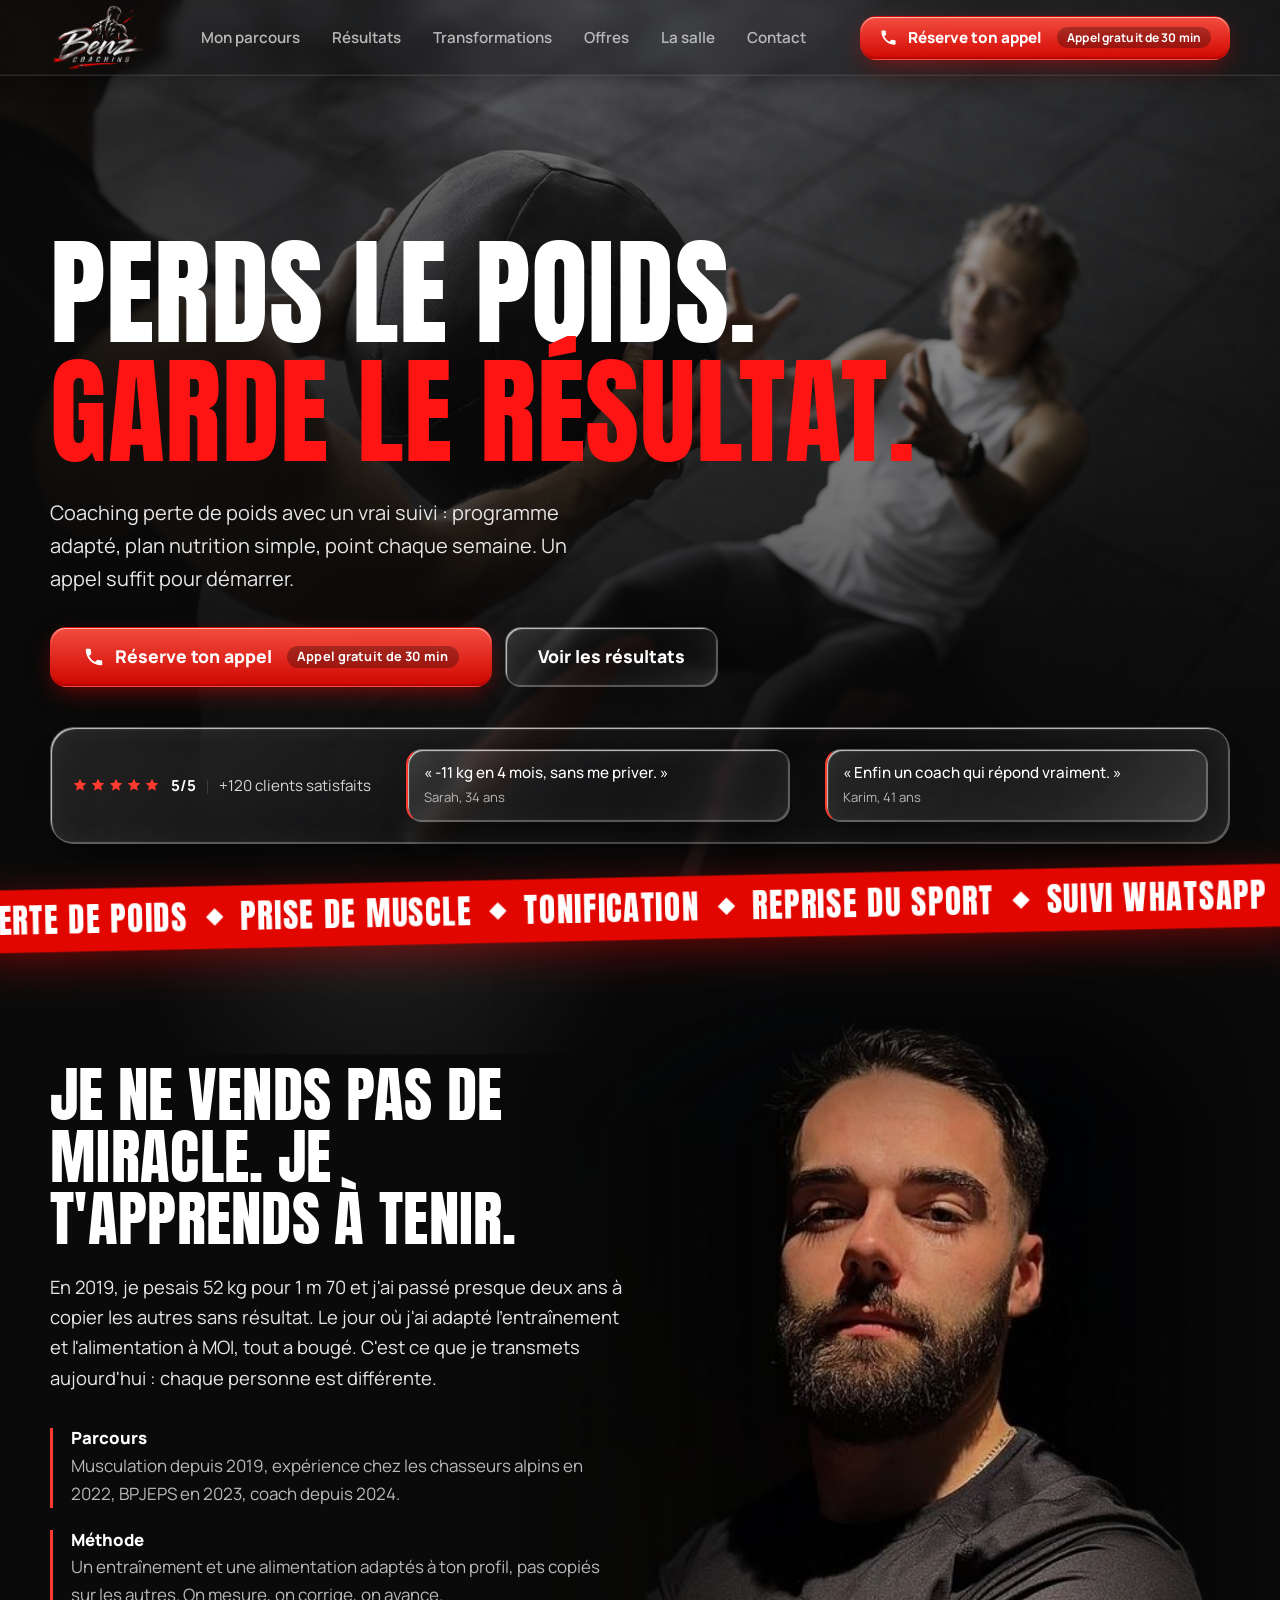
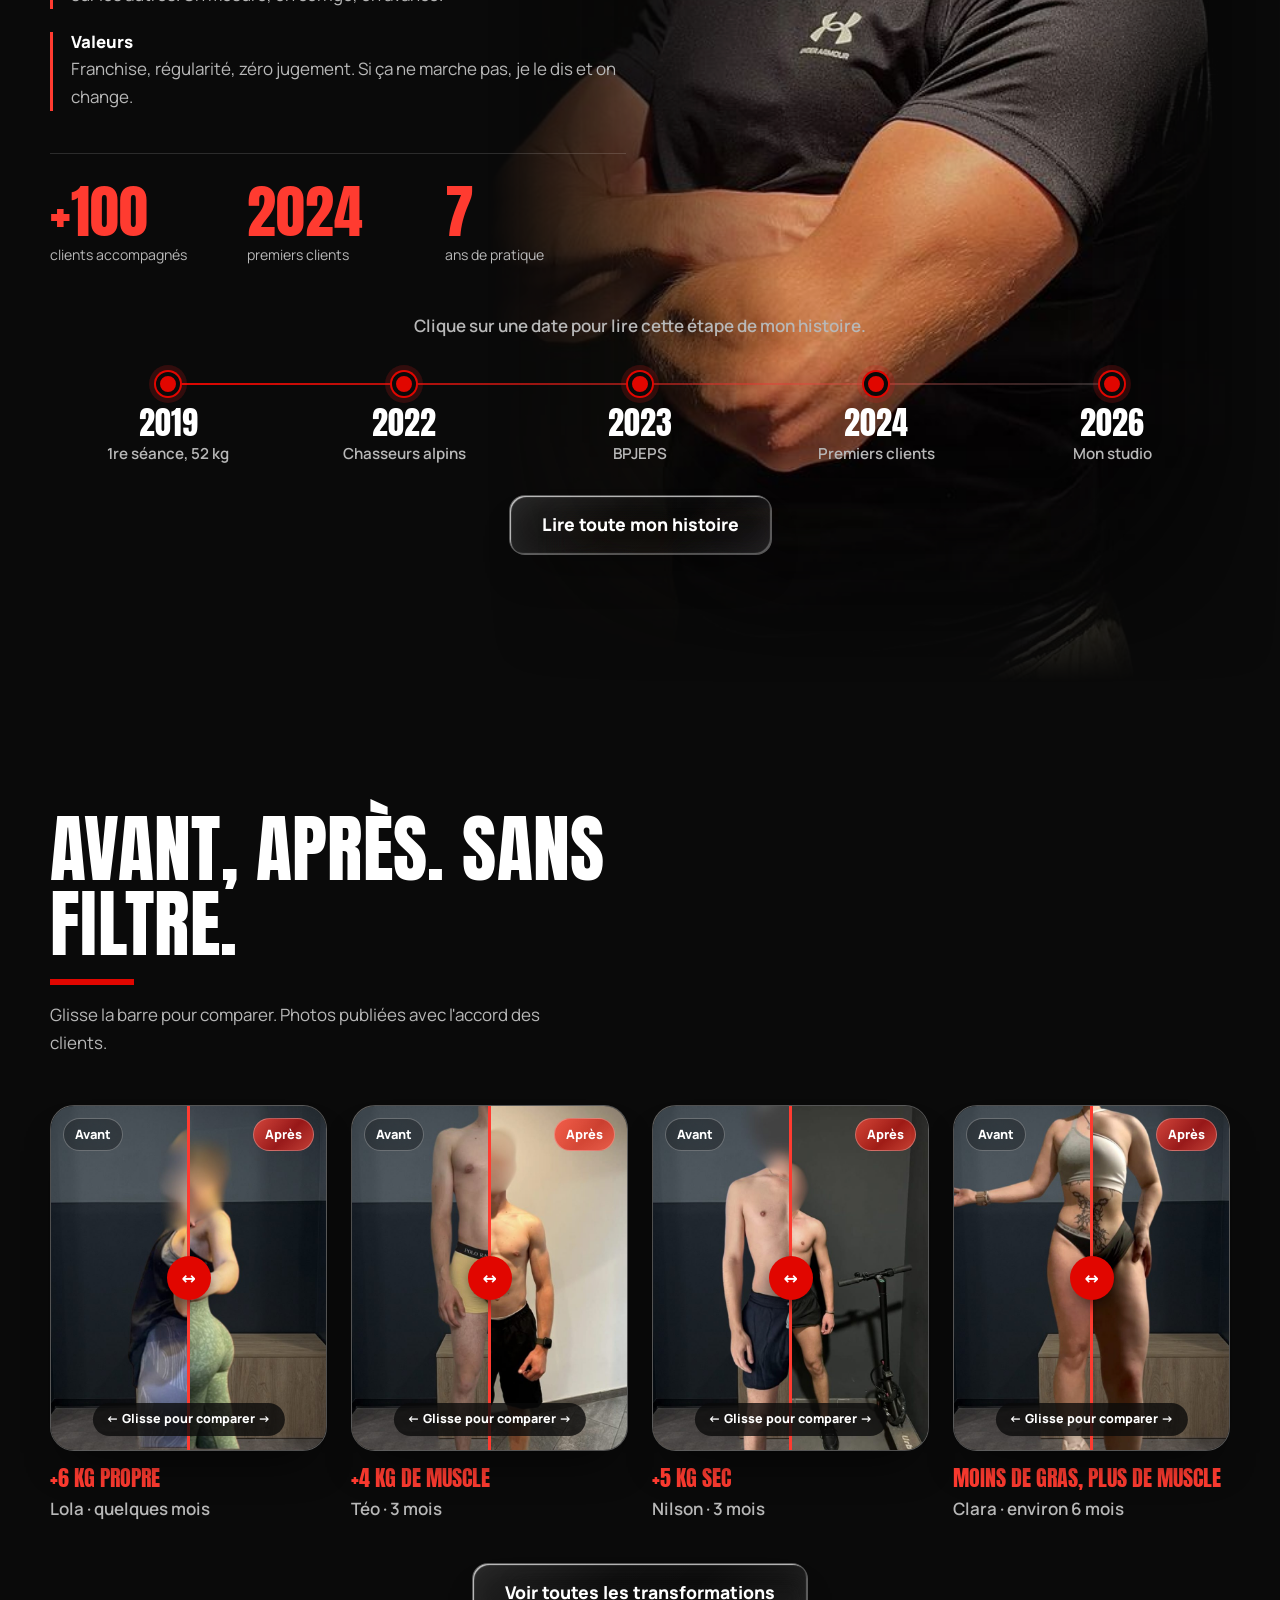
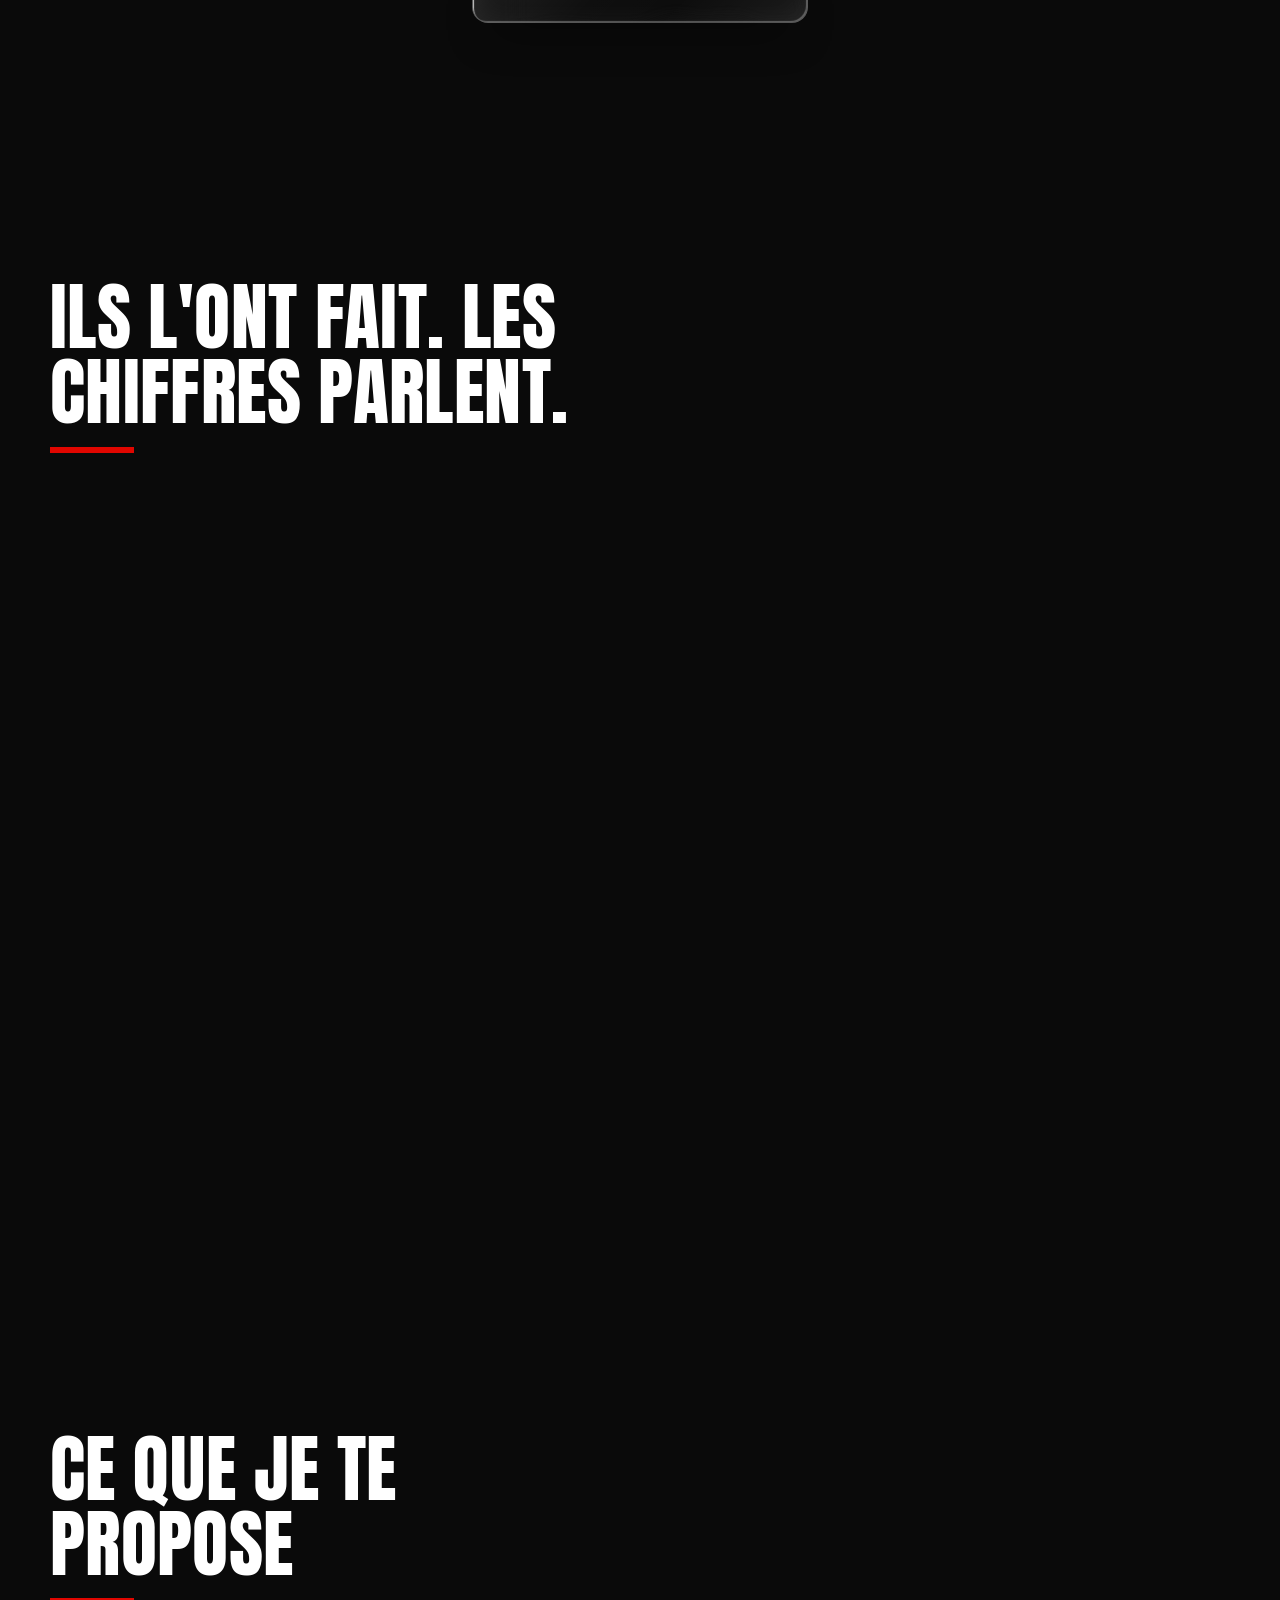
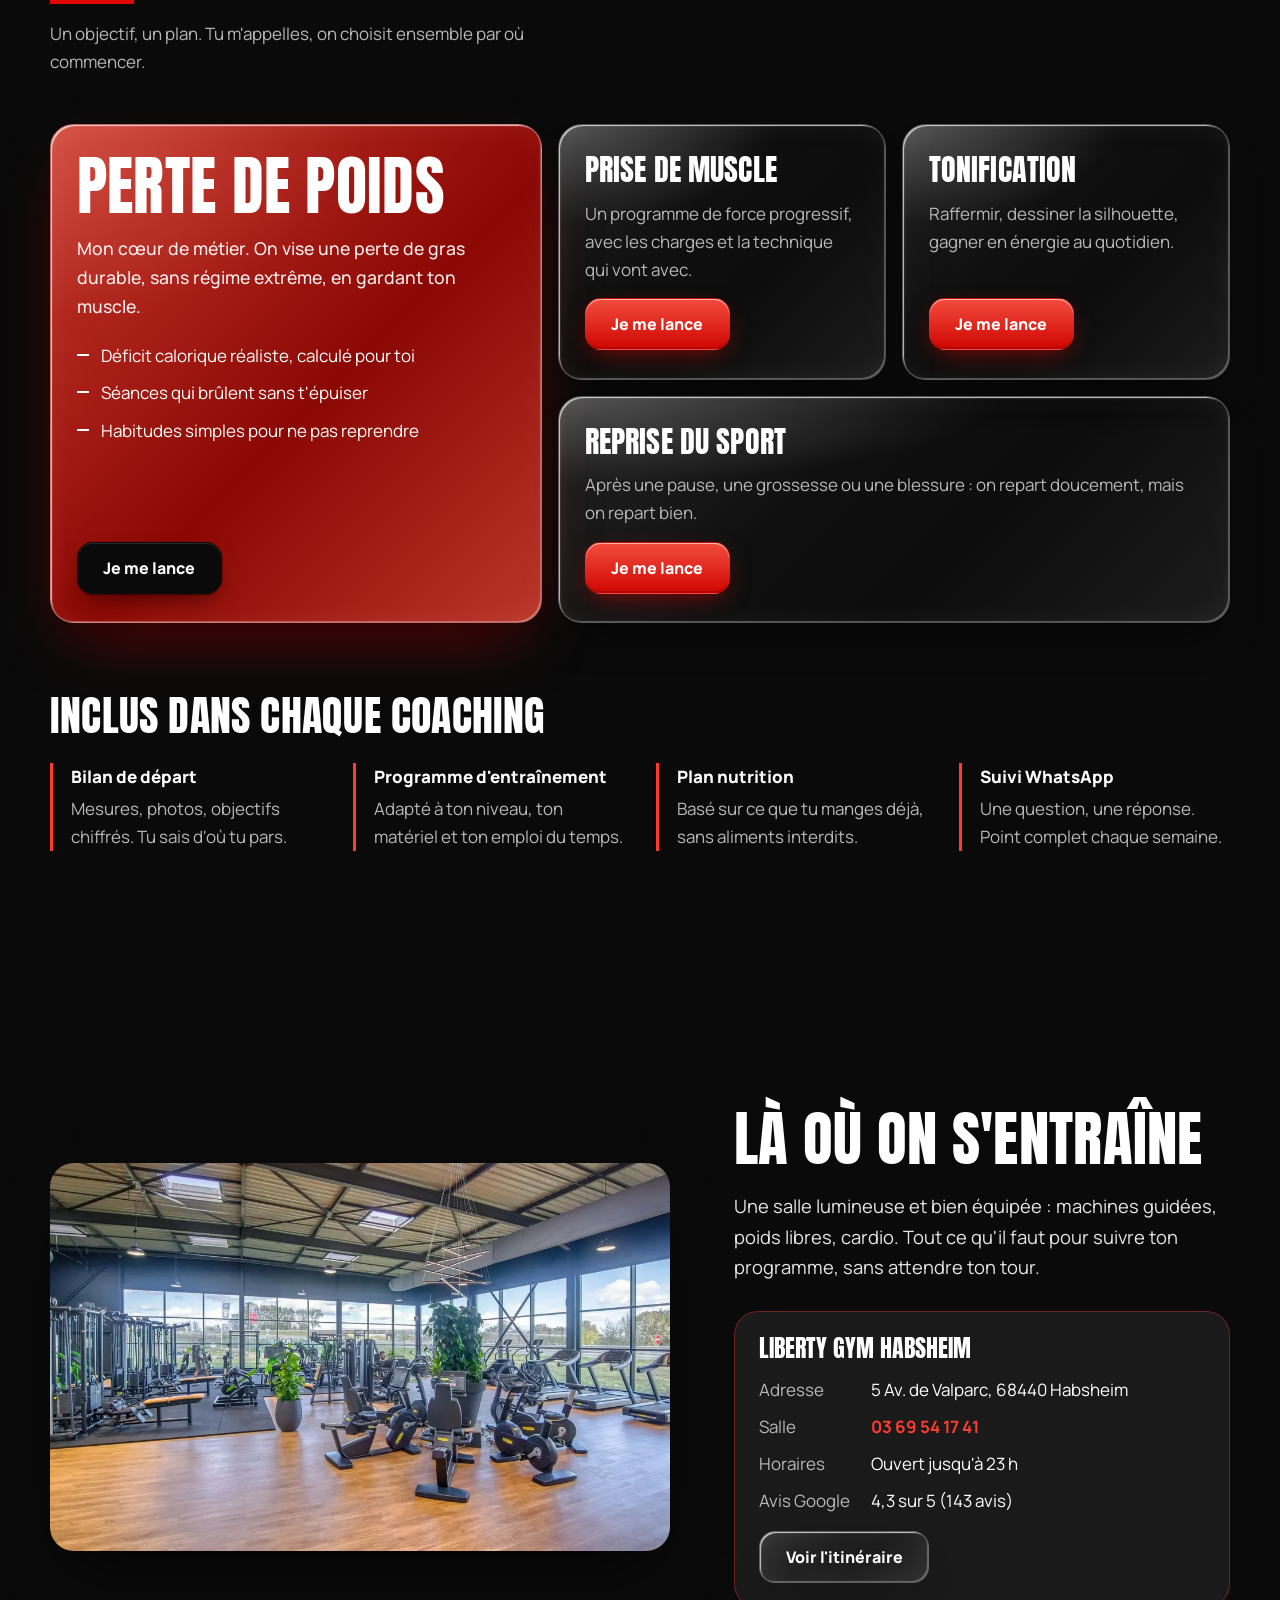
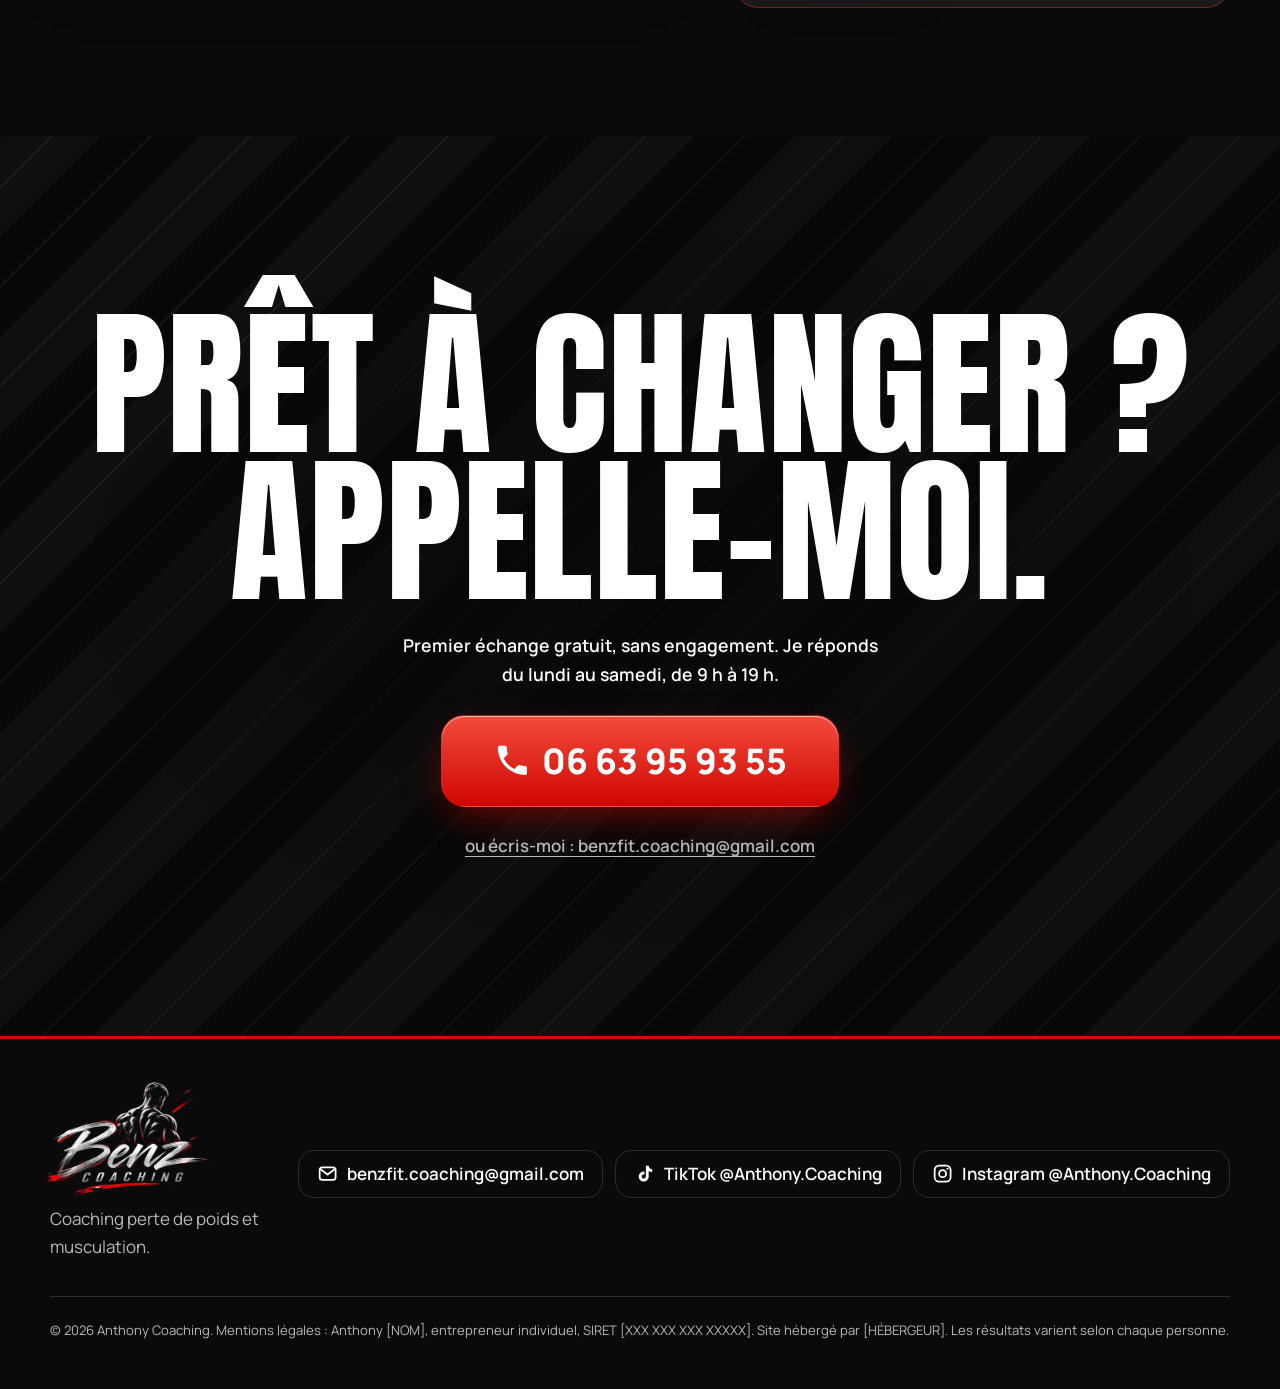
<file: index.html>
<!DOCTYPE html>
<html lang="fr">
<head>
  <meta charset="utf-8">
  <meta name="viewport" content="width=device-width, initial-scale=1, viewport-fit=cover">

  <!-- ============================================================
       TODO (PERSONNALISATION) — où modifier quoi :
       1. Téléphone, handles réseaux, chiffres, nom de domaine : js/main.js (objet CONFIG)
          + les liens tel: de ce fichier contiennent +33663959355 (rechercher/remplacer).
       2. Textes, avis, offres, prix : ce fichier, blocs marqués "TODO".
       3. Couleurs / polices : variables en haut de css/style.css.
       ============================================================ -->

  <!-- TODO: titre et description SEO (ville, spécialité) -->
  <title>Anthony Coaching — Coach perte de poids et musculation</title>
  <meta name="description" content="Coach sportif spécialisé perte de poids : programme d'entraînement, plan nutrition et suivi hebdomadaire sur WhatsApp. Appelle Anthony pour démarrer.">
  <meta name="theme-color" content="#0A0A0A">

  <!-- TODO: remplacer par l'URL réelle du site -->
  <link rel="canonical" href="https://www.example.com/">
  <meta property="og:type" content="website">
  <meta property="og:locale" content="fr_FR">
  <meta property="og:title" content="Anthony Coaching — Perds le poids, garde le résultat">
  <meta property="og:description" content="Coaching perte de poids : programme, nutrition, suivi hebdo. Appelle Anthony.">
  <meta property="og:image" content="https://www.example.com/assets/logo.png">
  <meta name="twitter:card" content="summary_large_image">

  <link rel="preconnect" href="https://fonts.googleapis.com">
  <link rel="preconnect" href="https://fonts.gstatic.com" crossorigin>
  <link href="https://fonts.googleapis.com/css2?family=Anton&family=Manrope:wght@400;500;600;700;800&display=swap" rel="stylesheet">
  <link rel="icon" type="image/png" sizes="32x32" href="assets/favicon-32.png">
  <link rel="icon" type="image/png" sizes="64x64" href="assets/favicon-64.png">
  <link rel="apple-touch-icon" href="assets/apple-touch-icon.png">
  <link rel="stylesheet" href="css/style.css">
</head>
<body>
<svg width="0" height="0" style="position:absolute" aria-hidden="true" focusable="false"><filter id="liquid" x="0" y="0" width="100%" height="100%" color-interpolation-filters="sRGB"><feTurbulence type="fractalNoise" baseFrequency="0.012 0.018" numOctaves="2" seed="7" result="n"/><feGaussianBlur in="n" stdDeviation="2" result="nb"/><feDisplacementMap in="SourceGraphic" in2="nb" scale="38" xChannelSelector="R" yChannelSelector="G"/></filter></svg>

  <!-- Sprite d'icônes SVG (une seule famille, trait 2px) -->
  <svg width="0" height="0" style="position:absolute" aria-hidden="true" focusable="false">
    <symbol id="i-phone" viewBox="0 0 24 24"><path fill="currentColor" d="M6.6 10.8a15.1 15.1 0 0 0 6.6 6.6l2.2-2.2a1 1 0 0 1 1-.25c1.1.37 2.3.57 3.6.57a1 1 0 0 1 1 1V20a1 1 0 0 1-1 1C10.6 21 3 13.4 3 4a1 1 0 0 1 1-1h3.5a1 1 0 0 1 1 1c0 1.3.2 2.5.57 3.6a1 1 0 0 1-.25 1z"/></symbol>
    <symbol id="i-star" viewBox="0 0 24 24"><path fill="currentColor" d="m12 2.5 2.9 6.1 6.6.8-4.9 4.6 1.3 6.6L12 17.2 6.1 20.6l1.3-6.6L2.5 9.4l6.6-.8z"/></symbol>
    <symbol id="i-mail" viewBox="0 0 24 24"><g fill="none" stroke="currentColor" stroke-width="2" stroke-linejoin="round"><rect x="3" y="5" width="18" height="14" rx="3"/><path d="m4 7 8 6 8-6"/></g></symbol>
    <symbol id="i-tiktok" viewBox="0 0 24 24"><path fill="currentColor" d="M16.6 3c.3 2.4 1.7 3.9 4 4.1v3.2c-1.5.1-2.9-.4-4-1.2v6.2c0 3.2-2.4 5.7-5.6 5.7A5.6 5.6 0 0 1 5.4 15.4c0-3.5 3-6.1 6.4-5.6v3.3c-1.6-.5-3.1.6-3.1 2.2 0 1.3 1 2.3 2.3 2.3 1.4 0 2.4-1 2.4-2.5V3z"/></symbol>
    <symbol id="i-instagram" viewBox="0 0 24 24"><g fill="none" stroke="currentColor" stroke-width="2"><rect x="3" y="3" width="18" height="18" rx="5"/><circle cx="12" cy="12" r="4"/></g><circle cx="17.5" cy="6.5" r="1.2" fill="currentColor"/></symbol>
  </svg>

  <a class="skip" href="#main">Aller au contenu</a>

  <!-- ===================== HEADER ===================== -->
  <header class="header" id="header">
    <div class="progress" id="progress" aria-hidden="true"></div>
    <div class="wrap header__in">
      <a class="logo" href="#top" aria-label="Benz Coaching, retour en haut">
        <img src="assets/logo-crop.png" width="430" height="300" alt="Benz Coaching">
      </a>
      <nav class="nav" aria-label="Navigation principale">
        <a href="#bio">Mon parcours</a>
        <a href="#resultats">Résultats</a>
        <a href="transformations.html">Transformations</a>
        <a href="#offres">Offres</a>
        <a href="#salle">La salle</a>
        <a href="#contact">Contact</a>
      </nav>
      <!-- Numéro d'Anthony : 06 63 95 93 55 (aussi dans js/main.js, objet CONFIG) -->
      <a class="btn btn--primary btn--sm" href="tel:+33663959355" data-call aria-label="Réserve ton appel, appel gratuit de 30 minutes">
        <svg class="ico" aria-hidden="true"><use href="#i-phone"/></svg>
        <span>Réserve ton appel</span>
        <span class="btn__chip">Appel gratuit de 30 min</span>
      </a>
      <button class="burger" id="burger" type="button" aria-label="Ouvrir le menu" aria-expanded="false" aria-controls="menu"><span></span><span></span></button>
    </div>
  </header>
  <nav class="menu" id="menu" aria-label="Menu mobile" hidden>
    <a href="#bio">Mon parcours</a>
    <a href="#resultats">Résultats</a>
    <a href="transformations.html">Transformations</a>
    <a href="#offres">Offres</a>
    <a href="#salle">La salle</a>
    <a href="#contact">Contact</a>
  </nav>


  <main id="main">

    <!-- ===================== HERO ===================== -->
    <section class="hero" id="top">
      <div class="hero__media" aria-hidden="false">
        <img class="hero__img" id="heroImg"
             src="assets/background-1000.jpg"
             srcset="assets/background-1000.jpg 1000w, assets/background-2000.jpg 2000w"
             sizes="100vw" width="2000" height="1333"
             alt="Anthony tend un medecine ball à une cliente pendant une séance de renforcement"
             fetchpriority="high">
      </div>
      <div class="hero__shade" aria-hidden="true"></div>

      <div class="wrap hero__in">
        <!-- TODO: promesse principale -->
        <h1 class="hero__title">
          <span class="ln"><span>Perds le poids.</span></span>
          <span class="ln y"><span>Garde le résultat.</span></span>
        </h1>
        <!-- TODO: sous-titre -->
        <p class="hero__sub">Coaching perte de poids avec un vrai suivi : programme adapté, plan nutrition simple, point chaque semaine. Un appel suffit pour démarrer.</p>

        <div class="hero__cta">
          <a class="btn btn--primary btn--lg" href="tel:+33663959355" data-call id="heroCall">
            <svg class="ico" aria-hidden="true"><use href="#i-phone"/></svg>
            <span>Réserve ton appel</span>
            <span class="btn__chip">Appel gratuit de 30 min</span>
          </a>
          <a class="btn btn--ghost btn--lg" href="#resultats">Voir les résultats</a>
        </div>

        <div class="proof">
          <div class="proof__score">
            <div class="stars" role="img" aria-label="Note de 5 sur 5">
              <svg aria-hidden="true"><use href="#i-star"/></svg><svg aria-hidden="true"><use href="#i-star"/></svg><svg aria-hidden="true"><use href="#i-star"/></svg><svg aria-hidden="true"><use href="#i-star"/></svg><svg aria-hidden="true"><use href="#i-star"/></svg>
            </div>
            <p><strong>5/5</strong> <span class="sep" aria-hidden="true"></span> <!-- TODO: nombre de clients --><span data-clients>+120</span> clients satisfaits</p>
          </div>
          <!-- TODO: 2 mini avis du hero -->
          <figure class="mini">
            <blockquote>« -11 kg en 4 mois, sans me priver. »</blockquote>
            <figcaption>Sarah, 34 ans</figcaption>
          </figure>
          <figure class="mini">
            <blockquote>« Enfin un coach qui répond vraiment. »</blockquote>
            <figcaption>Karim, 41 ans</figcaption>
          </figure>
        </div>
      </div>
    </section>

    <div class="marquee" aria-hidden="true"><div class="marquee__track"><span>Perte de poids</span><span>Prise de muscle</span><span>Tonification</span><span>Reprise du sport</span><span>Suivi WhatsApp</span><span>Plan nutrition</span><span>Perte de poids</span><span>Prise de muscle</span><span>Tonification</span><span>Reprise du sport</span><span>Suivi WhatsApp</span><span>Plan nutrition</span></div></div>

    <!-- ===================== BIO ===================== -->
    <section class="section bio alt" id="bio">
      <div class="wrap bio__grid">
        <div class="bio__photo" data-reveal>
          <div class="frame">
            <img src="assets/portrait-800.jpg" srcset="assets/portrait-800.jpg 800w"
                 sizes="(min-width: 760px) 800px, 100vw" width="800" height="1029" loading="lazy" decoding="async"
                 alt="Portrait d'Anthony, coach sportif, bras croisés">
          </div>
        </div>

        <div class="bio__text">
          <h2 data-reveal>Je ne vends pas de miracle. Je t'apprends à tenir.</h2>
          <p class="lead" data-reveal>En 2019, je pesais 52 kg pour 1 m 70 et j'ai passé presque deux ans à copier les autres sans résultat. Le jour où j'ai adapté l'entraînement et l'alimentation à MOI, tout a bougé. C'est ce que je transmets aujourd'hui : chaque personne est différente.</p>

          <dl class="pillars">
            <div data-reveal>
              <dt>Parcours</dt>
              <dd>Musculation depuis 2019, expérience chez les chasseurs alpins en 2022, BPJEPS en 2023, coach depuis 2024.</dd>
            </div>
            <div data-reveal>
              <dt>Méthode</dt>
              <dd>Un entraînement et une alimentation adaptés à ton profil, pas copiés sur les autres. On mesure, on corrige, on avance.</dd>
            </div>
            <div data-reveal>
              <dt>Valeurs</dt>
              <dd>Franchise, régularité, zéro jugement. Si ça ne marche pas, je le dis et on change.</dd>
            </div>
          </dl>

          <ul class="stats" data-reveal>
            <li><span class="stats__n"><span data-count="100" data-prefix="+">0</span></span><span class="stats__l">clients accompagnés</span></li>
            <li><span class="stats__n">2024</span><span class="stats__l">premiers clients</span></li>
            <li><span class="stats__n"><span data-count="7">0</span></span><span class="stats__l">ans de pratique</span></li>
          </ul>

        </div>
      </div>
      <div class="wrap bio__tl">
        <p class="bio__tlhint" data-reveal>Clique sur une date pour lire cette étape de mon histoire.</p>
        <nav class="tl" aria-label="Chronologie du parcours" data-reveal>
        <ol>
          <li><a href="parcours.html#y2019" aria-label="2019 : 1re séance, 52 kg"><span class="tl__dot" aria-hidden="true"></span><span class="tl__y">2019</span><span class="tl__t">1re séance, 52 kg</span></a></li>
          <li><a href="parcours.html#y2022" aria-label="2022 : Chasseurs alpins"><span class="tl__dot" aria-hidden="true"></span><span class="tl__y">2022</span><span class="tl__t">Chasseurs alpins</span></a></li>
          <li><a href="parcours.html#y2023" aria-label="2023 : BPJEPS"><span class="tl__dot" aria-hidden="true"></span><span class="tl__y">2023</span><span class="tl__t">BPJEPS</span></a></li>
          <li><a href="parcours.html#y2024" aria-label="2024 : Premiers clients"><span class="tl__dot" aria-hidden="true"></span><span class="tl__y">2024</span><span class="tl__t">Premiers clients</span></a></li>
          <li><a href="parcours.html#y2026" aria-label="2026 : Mon studio"><span class="tl__dot" aria-hidden="true"></span><span class="tl__y">2026</span><span class="tl__t">Mon studio</span></a></li>
        </ol>
      </nav>
        <p class="bio__more" data-reveal><a class="btn btn--ghost btn--lg" href="parcours.html">Lire toute mon histoire</a></p>
      </div>
    </section>

    <!-- ===================== AVANT / APRÈS ===================== -->
    <section class="section ba-sec" id="resultats">
      <div class="wrap">
        <h2 class="section__title" data-reveal>Avant, après. Sans filtre.</h2>
        <p class="section__sub" data-reveal>Glisse la barre pour comparer. Photos publiées avec l'accord des clients.</p>

        <div class="bagrid">
          <figure class="ba" data-reveal>
            <div class="ba__stage" style="--pos:50%">
              <div class="ba__layer ba__after"><img src="assets/transfo/lola-apres.jpg" width="800" height="1000" loading="lazy" alt="Lola après le coaching"><span class="ba__ph">Photo après</span></div>
              <div class="ba__layer ba__before"><img src="assets/transfo/lola-avant.jpg" width="800" height="1000" loading="lazy" alt="Lola avant le coaching"><span class="ba__ph">Photo avant</span></div>
              <span class="ba__tag ba__tag--l">Avant</span><span class="ba__tag ba__tag--r">Après</span>
              <span class="ba__handle" aria-hidden="true"></span>
              <span class="ba__hint" aria-hidden="true">&larr; Glisse pour comparer &rarr;</span>
              <input class="ba__range" type="range" min="0" max="100" value="50" aria-label="Comparer avant et après, Lola">
            </div>
            <figcaption><strong>+6 kg propre</strong><span>Lola · quelques mois</span></figcaption>
          </figure>
          <figure class="ba" data-reveal>
            <div class="ba__stage" style="--pos:50%">
              <div class="ba__layer ba__after"><img src="assets/transfo/teo-apres3.jpg" width="800" height="1000" loading="lazy" alt="Téo après le coaching"><span class="ba__ph">Photo après</span></div>
              <div class="ba__layer ba__before"><img src="assets/transfo/teo-avant2.jpg" width="800" height="1000" loading="lazy" alt="Téo avant le coaching"><span class="ba__ph">Photo avant</span></div>
              <span class="ba__tag ba__tag--l">Avant</span><span class="ba__tag ba__tag--r">Après</span>
              <span class="ba__handle" aria-hidden="true"></span>
              <span class="ba__hint" aria-hidden="true">&larr; Glisse pour comparer &rarr;</span>
              <input class="ba__range" type="range" min="0" max="100" value="50" aria-label="Comparer avant et après, Téo">
            </div>
            <figcaption><strong>+4 kg de muscle</strong><span>Téo · 3 mois</span></figcaption>
          </figure>
          <figure class="ba" data-reveal>
            <div class="ba__stage" style="--pos:50%">
              <div class="ba__layer ba__after"><img src="assets/transfo/nilson-apres.jpg" width="800" height="1000" loading="lazy" alt="Nilson après le coaching"><span class="ba__ph">Photo après</span></div>
              <div class="ba__layer ba__before"><img src="assets/transfo/nilson-avant.jpg" width="800" height="1000" loading="lazy" alt="Nilson avant le coaching"><span class="ba__ph">Photo avant</span></div>
              <span class="ba__tag ba__tag--l">Avant</span><span class="ba__tag ba__tag--r">Après</span>
              <span class="ba__handle" aria-hidden="true"></span>
              <span class="ba__hint" aria-hidden="true">&larr; Glisse pour comparer &rarr;</span>
              <input class="ba__range" type="range" min="0" max="100" value="50" aria-label="Comparer avant et après, Nilson">
            </div>
            <figcaption><strong>+5 kg sec</strong><span>Nilson · 3 mois</span></figcaption>
          </figure>
          <figure class="ba" data-reveal>
            <div class="ba__stage" style="--pos:50%">
              <div class="ba__layer ba__after"><img src="assets/transfo/clara-apres1.jpg" width="800" height="1000" loading="lazy" alt="Clara après le coaching"><span class="ba__ph">Photo après</span></div>
              <div class="ba__layer ba__before"><img src="assets/transfo/clara-avant2.jpg" width="800" height="1000" loading="lazy" alt="Clara avant le coaching"><span class="ba__ph">Photo avant</span></div>
              <span class="ba__tag ba__tag--l">Avant</span><span class="ba__tag ba__tag--r">Après</span>
              <span class="ba__handle" aria-hidden="true"></span>
              <span class="ba__hint" aria-hidden="true">&larr; Glisse pour comparer &rarr;</span>
              <input class="ba__range" type="range" min="0" max="100" value="50" aria-label="Comparer avant et après, Clara">
            </div>
            <figcaption><strong>Moins de gras, plus de muscle</strong><span>Clara · environ 6 mois</span></figcaption>
          </figure>
        </div>
        <div class="ba__more" data-reveal>
          <a class="btn btn--ghost btn--lg" href="transformations.html">Voir toutes les transformations</a>
        </div>
      </div>
    </section>

    <!-- ===================== AVIS ===================== -->
    <section class="section reviews alt" id="avis">
      <div class="wrap">
        <h2 class="section__title" data-reveal>Ils l'ont fait. Les chiffres parlent.</h2>

        <!-- TODO: 4 à 6 avis réels (prénom, résultat chiffré, texte) -->
        <div class="rgrid">
          <article class="review review--big" data-reveal>
            <p class="review__res">-14 kg</p>
            <p class="review__time">en 5 mois</p>
            <div class="stars" role="img" aria-label="5 étoiles sur 5"><svg aria-hidden="true"><use href="#i-star"/></svg><svg aria-hidden="true"><use href="#i-star"/></svg><svg aria-hidden="true"><use href="#i-star"/></svg><svg aria-hidden="true"><use href="#i-star"/></svg><svg aria-hidden="true"><use href="#i-star"/></svg></div>
            <blockquote>Après ma grossesse je n'arrivais plus à me remettre dedans. Anthony a calé les séances sur mes horaires de crèche et m'a appris à manger sans compter chaque calorie. Je me sens plus forte qu'avant.</blockquote>
            <p class="review__who">Camille, 32 ans</p>
          </article>

          <article class="review" data-reveal>
            <p class="review__res">-9 kg</p><p class="review__time">en 3 mois</p>
            <div class="stars" role="img" aria-label="5 étoiles sur 5"><svg aria-hidden="true"><use href="#i-star"/></svg><svg aria-hidden="true"><use href="#i-star"/></svg><svg aria-hidden="true"><use href="#i-star"/></svg><svg aria-hidden="true"><use href="#i-star"/></svg><svg aria-hidden="true"><use href="#i-star"/></svg></div>
            <blockquote>Le suivi WhatsApp change tout. Une question, une réponse dans l'heure.</blockquote>
            <p class="review__who">Karim, 41 ans</p>
          </article>

          <article class="review" data-reveal>
            <p class="review__res">-6 cm</p><p class="review__time">de tour de taille</p>
            <div class="stars" role="img" aria-label="5 étoiles sur 5"><svg aria-hidden="true"><use href="#i-star"/></svg><svg aria-hidden="true"><use href="#i-star"/></svg><svg aria-hidden="true"><use href="#i-star"/></svg><svg aria-hidden="true"><use href="#i-star"/></svg><svg aria-hidden="true"><use href="#i-star"/></svg></div>
            <blockquote>Je ne montais pas sur la balance. Les mesures m'ont convaincue.</blockquote>
            <p class="review__who">Léa, 28 ans</p>
          </article>

          <article class="review" data-reveal>
            <p class="review__res">-18 kg</p><p class="review__time">en 8 mois</p>
            <div class="stars" role="img" aria-label="5 étoiles sur 5"><svg aria-hidden="true"><use href="#i-star"/></svg><svg aria-hidden="true"><use href="#i-star"/></svg><svg aria-hidden="true"><use href="#i-star"/></svg><svg aria-hidden="true"><use href="#i-star"/></svg><svg aria-hidden="true"><use href="#i-star"/></svg></div>
            <blockquote>À 50 ans, je pensais que c'était trop tard. Mon médecin a validé mes bilans.</blockquote>
            <p class="review__who">Thierry, 50 ans</p>
          </article>

          <article class="review" data-reveal>
            <p class="review__res">-7 kg</p><p class="review__time">en 10 semaines</p>
            <div class="stars" role="img" aria-label="5 étoiles sur 5"><svg aria-hidden="true"><use href="#i-star"/></svg><svg aria-hidden="true"><use href="#i-star"/></svg><svg aria-hidden="true"><use href="#i-star"/></svg><svg aria-hidden="true"><use href="#i-star"/></svg><svg aria-hidden="true"><use href="#i-star"/></svg></div>
            <blockquote>Mariage dans deux mois, objectif tenu. Et je continue.</blockquote>
            <p class="review__who">Inès, 30 ans</p>
          </article>
        </div>

        <div class="center" data-reveal>
          <a class="btn btn--primary btn--lg" href="tel:+33663959355" data-call>
            <svg class="ico" aria-hidden="true"><use href="#i-phone"/></svg>
            <span>Parle-moi de ton objectif</span>
          </a>
        </div>
      </div>
    </section>

    <!-- ===================== OFFRES ===================== -->
    <section class="section offers" id="offres">
      <div class="wrap">
        <h2 class="section__title" data-reveal>Ce que je te propose</h2>
        <p class="section__sub" data-reveal>Un objectif, un plan. Tu m'appelles, on choisit ensemble par où commencer.</p>

        <!-- TODO: objectifs proposés (textes à adapter). Pas de prix : tout se discute au téléphone. -->
        <div class="ogrid">
          <article class="offer offer--main" data-reveal>
            <h3>Perte de poids</h3>
            <p>Mon cœur de métier. On vise une perte de gras durable, sans régime extrême, en gardant ton muscle.</p>
            <ul>
              <li>Déficit calorique réaliste, calculé pour toi</li>
              <li>Séances qui brûlent sans t'épuiser</li>
              <li>Habitudes simples pour ne pas reprendre</li>
            </ul>
            <a class="btn btn--dark" href="tel:+33663959355" data-call>Je me lance</a>
          </article>

          <article class="offer" data-reveal>
            <h3>Prise de muscle</h3>
            <p>Un programme de force progressif, avec les charges et la technique qui vont avec.</p>
            <a class="btn btn--primary" href="tel:+33663959355" data-call>Je me lance</a>
          </article>

          <article class="offer" data-reveal>
            <h3>Tonification</h3>
            <p>Raffermir, dessiner la silhouette, gagner en énergie au quotidien.</p>
            <a class="btn btn--primary" href="tel:+33663959355" data-call>Je me lance</a>
          </article>

          <article class="offer" data-reveal>
            <h3>Reprise du sport</h3>
            <p>Après une pause, une grossesse ou une blessure : on repart doucement, mais on repart bien.</p>
            <a class="btn btn--primary" href="tel:+33663959355" data-call>Je me lance</a>
          </article>
        </div>

        <!-- TODO: ce qui est inclus dans chaque coaching -->
        <h3 class="inc__title" data-reveal>Inclus dans chaque coaching</h3>
        <dl class="inc">
          <div data-reveal><dt>Bilan de départ</dt><dd>Mesures, photos, objectifs chiffrés. Tu sais d'où tu pars.</dd></div>
          <div data-reveal><dt>Programme d'entraînement</dt><dd>Adapté à ton niveau, ton matériel et ton emploi du temps.</dd></div>
          <div data-reveal><dt>Plan nutrition</dt><dd>Basé sur ce que tu manges déjà, sans aliments interdits.</dd></div>
          <div data-reveal><dt>Suivi WhatsApp</dt><dd>Une question, une réponse. Point complet chaque semaine.</dd></div>
        </dl>
      </div>
    </section>

    <!-- ===================== SALLE ===================== -->
    <section class="section gym alt" id="salle">
      <div class="wrap gym__grid">
        <div class="gym__photo" data-reveal>
          <img src="assets/salle.webp" width="1200" height="675" loading="lazy"
               alt="Salle Liberty GYM Habsheim : machines de musculation, vélos et tapis de course face à de grandes baies vitrées">
        </div>
        <div class="gym__info">
          <h2 data-reveal>Là où on s'entraîne</h2>
          <p class="lead" data-reveal>Une salle lumineuse et bien équipée : machines guidées, poids libres, cardio. Tout ce qu'il faut pour suivre ton programme, sans attendre ton tour.</p>
          <!-- TODO: vérifier adresse, téléphone, horaires et note Google avant mise en ligne -->
          <address class="gym__card" data-reveal>
            <p class="gym__name">Liberty GYM Habsheim</p>
            <ul>
              <li><span>Adresse</span>5 Av. de Valparc, 68440 Habsheim</li>
              <li><span>Salle</span><a href="tel:+33369541741">03 69 54 17 41</a></li>
              <li><span>Horaires</span>Ouvert jusqu'à 23 h</li>
              <li><span>Avis Google</span>4,3 sur 5 (143 avis)</li>
            </ul>
            <a class="btn btn--ghost" href="https://www.google.com/maps/search/?api=1&amp;query=Liberty+GYM+5+Av.+de+Valparc+68440+Habsheim" target="_blank" rel="noopener noreferrer">Voir l'itinéraire</a>
          </address>
        </div>
      </div>
    </section>

    <!-- ===================== CTA FINAL ===================== -->
    <section class="final" id="contact">
      <div class="wrap final__in">
        <h2 data-reveal>Prêt à changer ?<br>Appelle-moi.</h2>
        <p data-reveal>Premier échange gratuit, sans engagement. Je réponds du lundi au samedi, <!-- TODO: horaires -->de 9 h à 19 h.</p>
        <a class="btn btn--primary btn--xl" href="tel:+33663959355" data-call data-reveal>
          <svg class="ico" aria-hidden="true"><use href="#i-phone"/></svg>
          <span data-phone-label>06 63 95 93 55</span>
        </a>
        <a class="final__mail" href="mailto:benzfit.coaching@gmail.com" data-reveal>ou écris-moi : benzfit.coaching@gmail.com</a>
      </div>
    </section>
  </main>

  <!-- ===================== FOOTER ===================== -->
  <footer class="footer">
    <div class="wrap footer__in">
      <div>
        <img class="footer__logo" src="assets/logo-crop.png" width="430" height="300" loading="lazy" alt="Benz Coaching">
        <p class="footer__muted">Coaching perte de poids et musculation.</p>
      </div>
      <ul class="social">
        <li><a href="mailto:benzfit.coaching@gmail.com"><svg class="ico" aria-hidden="true"><use href="#i-mail"/></svg><span>benzfit.coaching@gmail.com</span></a></li>
        <li><a href="https://www.tiktok.com/@Anthony.Coaching" target="_blank" rel="noopener noreferrer"><svg class="ico" aria-hidden="true"><use href="#i-tiktok"/></svg><span>TikTok @Anthony.Coaching</span></a></li>
        <li><a href="https://www.instagram.com/Anthony.Coaching" target="_blank" rel="noopener noreferrer"><svg class="ico" aria-hidden="true"><use href="#i-instagram"/></svg><span>Instagram @Anthony.Coaching</span></a></li>
      </ul>
    </div>
    <div class="wrap footer__legal">
      <!-- TODO: mentions légales réelles (statut, SIRET, adresse, hébergeur) -->
      <p>© <span id="year">2026</span> Anthony Coaching. Mentions légales : Anthony [NOM], entrepreneur individuel, SIRET [XXX XXX XXX XXXXX]. Site hébergé par [HÉBERGEUR]. Les résultats varient selon chaque personne.</p>
    </div>
  </footer>

  <!-- Bouton d'appel flottant (mobile) -->
  <a class="fab" id="fab" href="tel:+33663959355" data-call aria-label="Appeler Anthony">
    <svg class="ico" aria-hidden="true"><use href="#i-phone"/></svg>
    <span>Appeler</span>
  </a>

  <script src="js/main.js"></script>
</body>
</html>
</file>
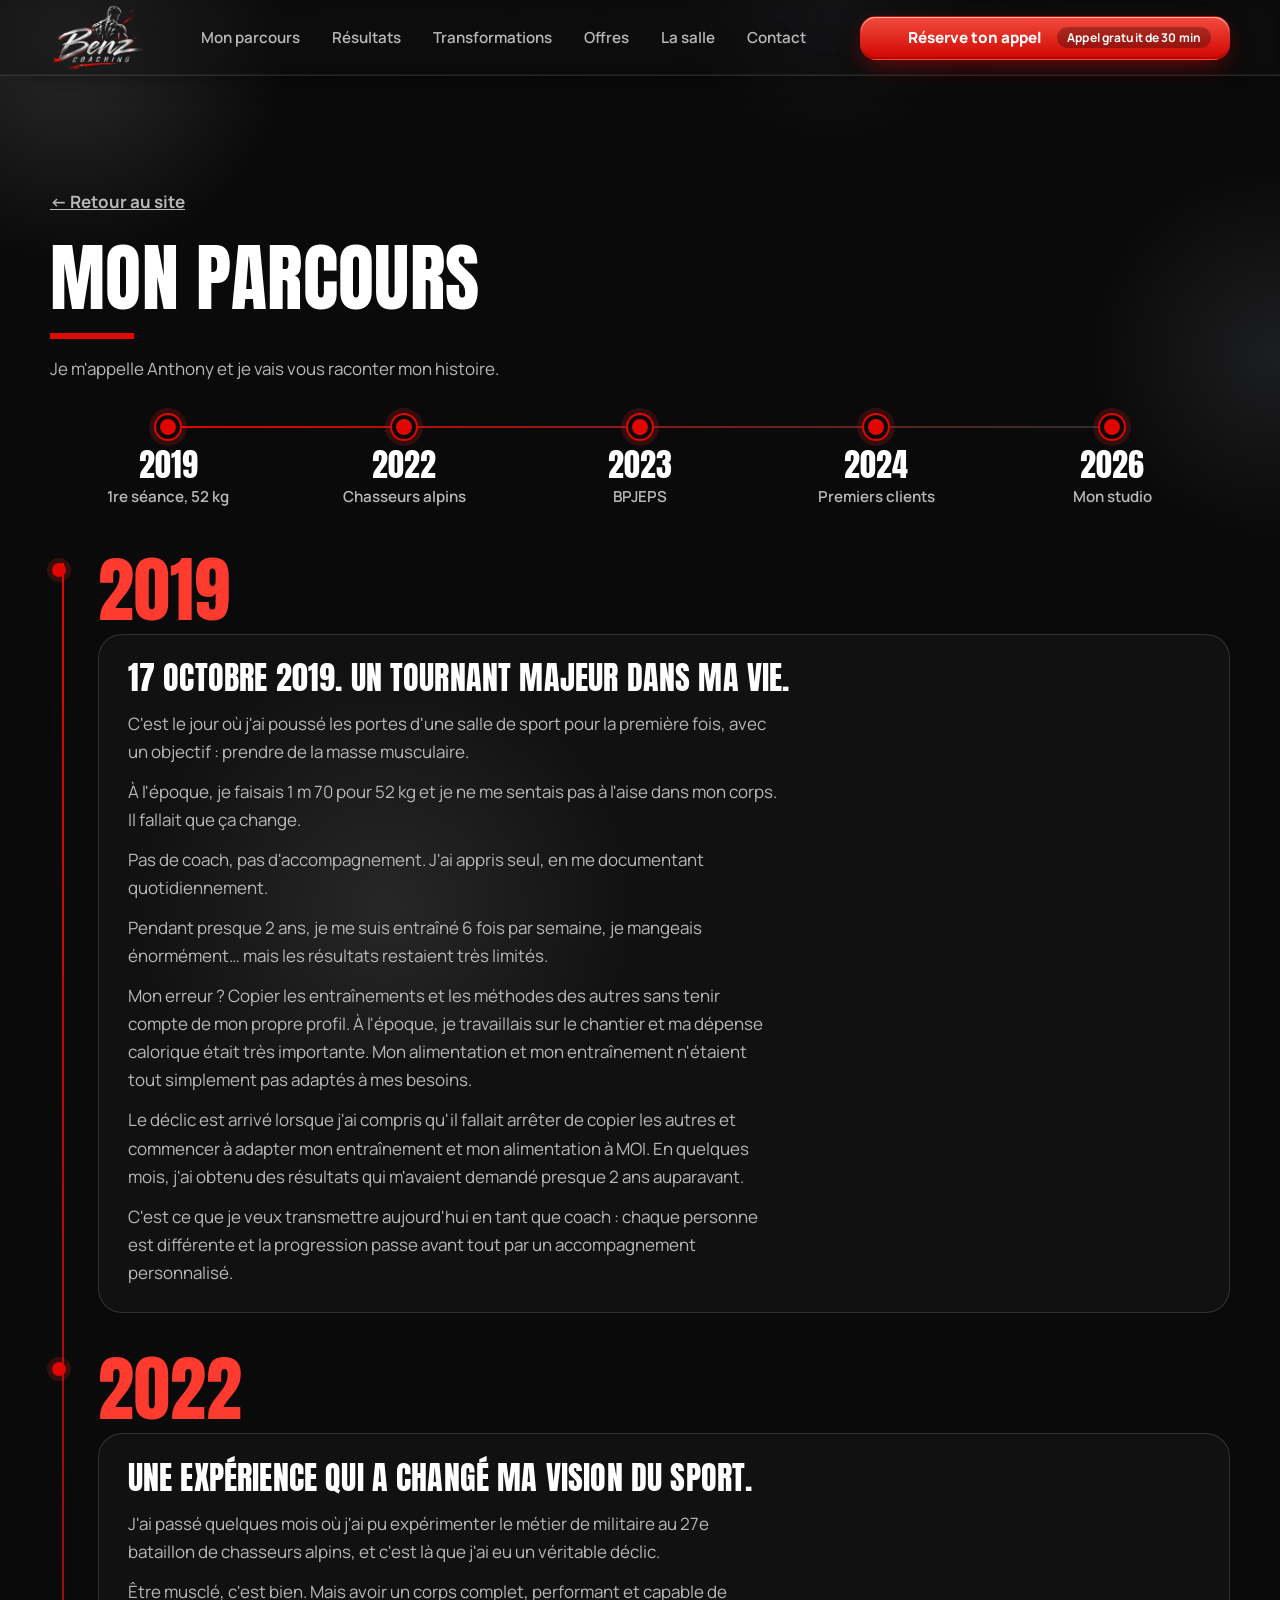
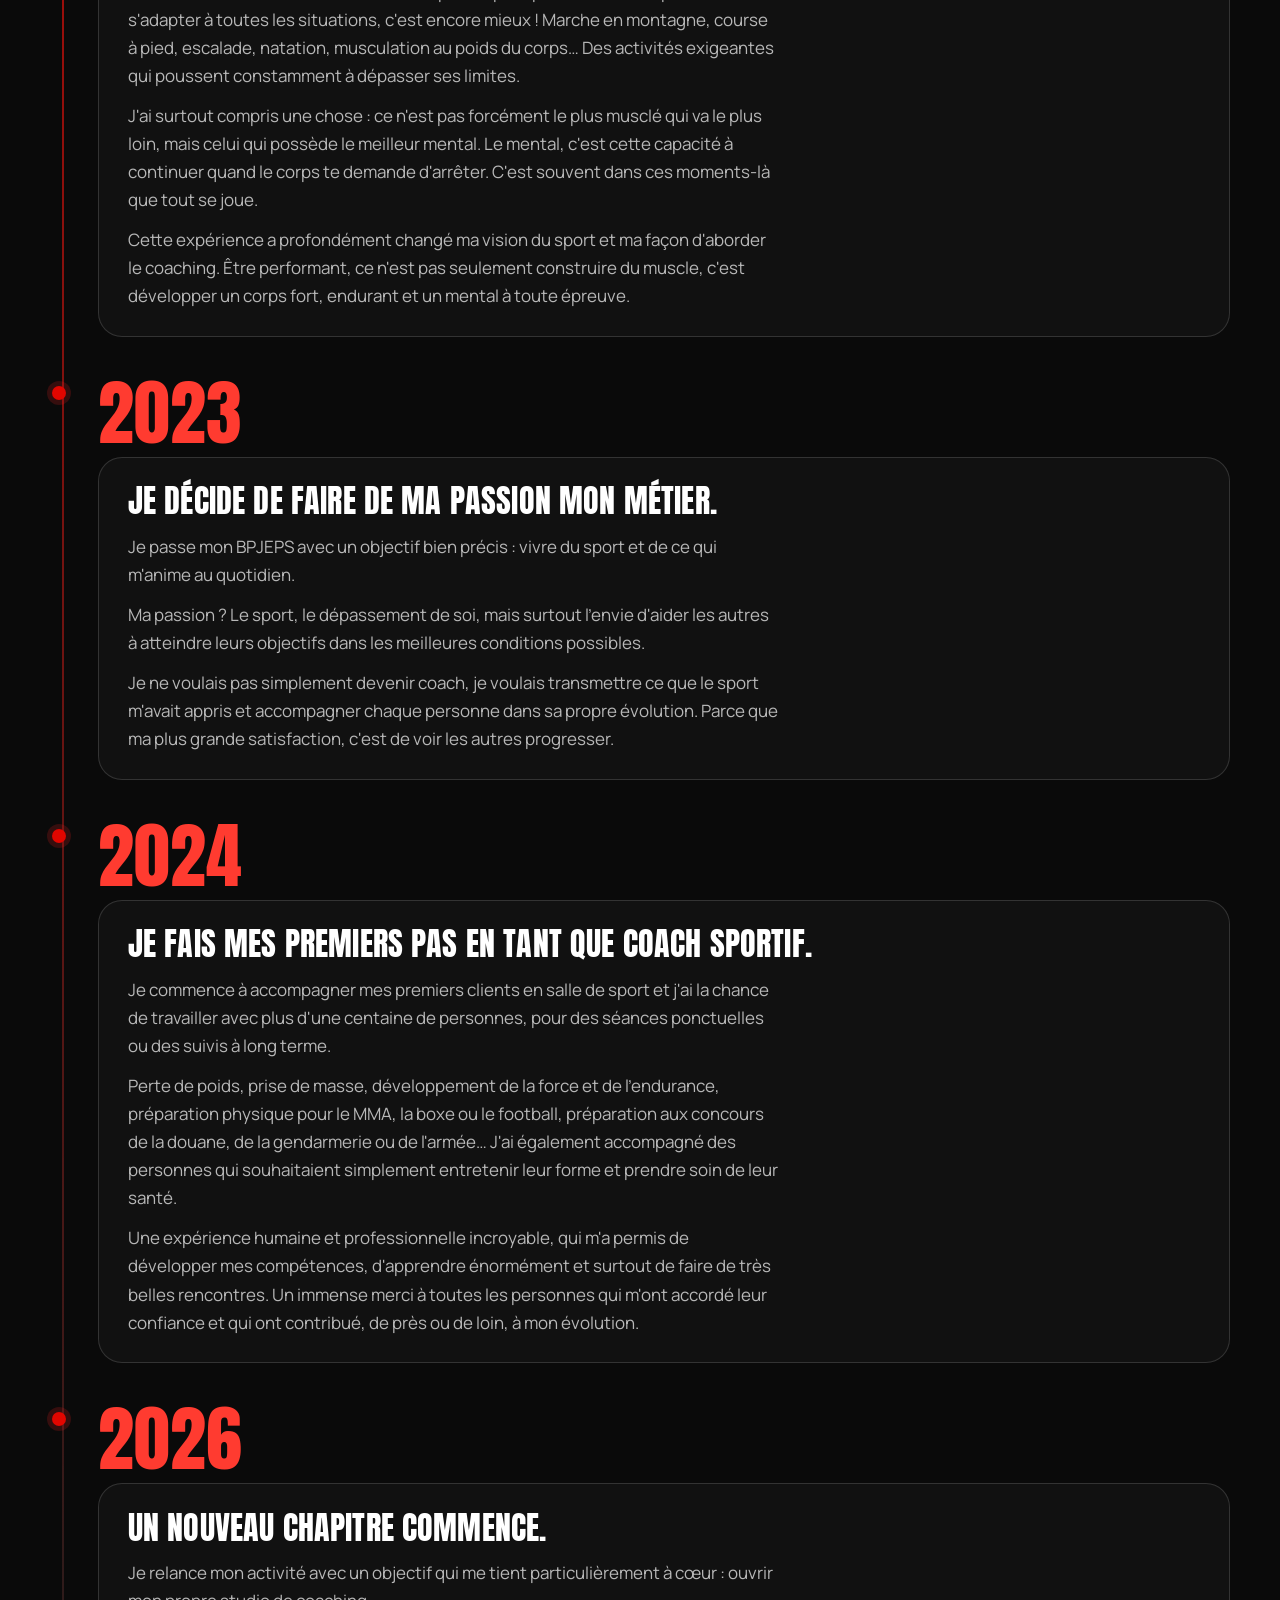
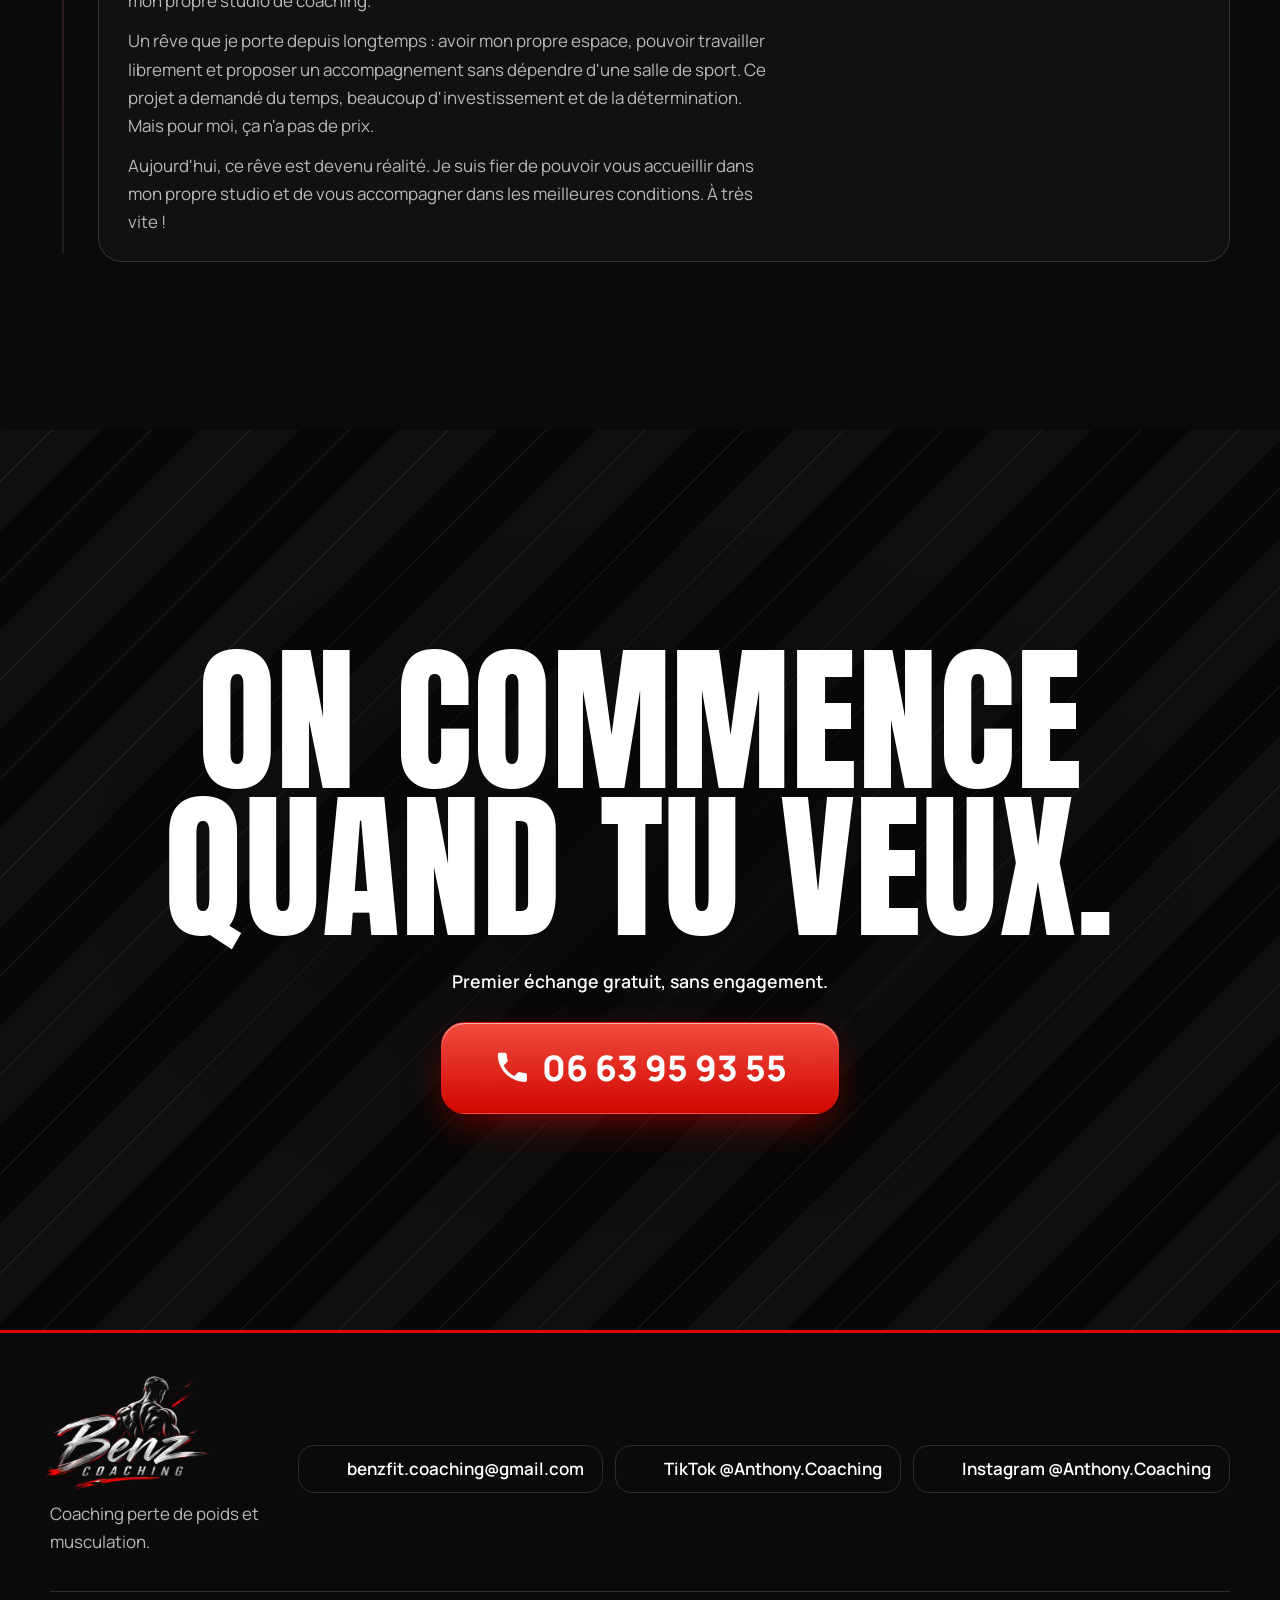
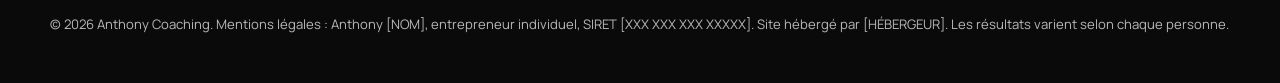
<file: parcours.html>
<!DOCTYPE html>
<html lang="fr">
<head>
  <meta charset="utf-8">
  <meta name="viewport" content="width=device-width, initial-scale=1, viewport-fit=cover">

  <!-- ============================================================
       TODO (PERSONNALISATION) — où modifier quoi :
       1. Téléphone, handles réseaux, chiffres, nom de domaine : js/main.js (objet CONFIG)
          + les liens tel: de ce fichier contiennent +33663959355 (rechercher/remplacer).
       2. Textes, avis, offres, prix : ce fichier, blocs marqués "TODO".
       3. Couleurs / polices : variables en haut de css/style.css.
       ============================================================ -->

  <!-- TODO: titre et description SEO (ville, spécialité) -->
  <title>Mon parcours — Anthony Coaching</title>
  <meta name="description" content="L'histoire d'Anthony, coach sportif : de 52 kg en 2019 à son propre studio de coaching en 2026.">
  <meta name="theme-color" content="#0A0A0A">

  <!-- TODO: remplacer par l'URL réelle du site -->
  <link rel="canonical" href="https://www.example.com/parcours.html">
  <meta property="og:type" content="website">
  <meta property="og:locale" content="fr_FR">
  <meta property="og:title" content="Anthony Coaching — Perds le poids, garde le résultat">
  <meta property="og:description" content="Coaching perte de poids : programme, nutrition, suivi hebdo. Appelle Anthony.">
  <meta property="og:image" content="https://www.example.com/assets/logo.png">
  <meta name="twitter:card" content="summary_large_image">

  <link rel="preconnect" href="https://fonts.googleapis.com">
  <link rel="preconnect" href="https://fonts.gstatic.com" crossorigin>
  <link href="https://fonts.googleapis.com/css2?family=Anton&family=Manrope:wght@400;500;600;700;800&display=swap" rel="stylesheet">
  <link rel="icon" type="image/png" sizes="32x32" href="assets/favicon-32.png">
  <link rel="icon" type="image/png" sizes="64x64" href="assets/favicon-64.png">
  <link rel="apple-touch-icon" href="assets/apple-touch-icon.png">
  <link rel="stylesheet" href="css/style.css">
</head>
<body>
<svg width="0" height="0" style="position:absolute" aria-hidden="true" focusable="false"><filter id="liquid" x="0" y="0" width="100%" height="100%" color-interpolation-filters="sRGB"><feTurbulence type="fractalNoise" baseFrequency="0.012 0.018" numOctaves="2" seed="7" result="n"/><feGaussianBlur in="n" stdDeviation="2" result="nb"/><feDisplacementMap in="SourceGraphic" in2="nb" scale="38" xChannelSelector="R" yChannelSelector="G"/></filter></svg>

  <!-- Sprite d'icônes SVG (une seule famille, trait 2px) -->
  <svg width="0" height="0" style="position:absolute" aria-hidden="true" focusable="false">
    <symbol id="i-phone" viewBox="0 0 24 24"><path fill="currentColor" d="M6.6 10.8a15.1 15.1 0 0 0 6.6 6.6l2.2-2.2a1 1 0 0 1 1-.25c1.1.37 2.3.57 3.6.57a1 1 0 0 1 1 1V20a1 1 0 0 1-1 1C10.6 21 3 13.4 3 4a1 1 0 0 1 1-1h3.5a1 1 0 0 1 1 1c0 1.3.2 2.5.57 3.6a1 1 0 0 1-.25 1z"/></symbol>
    <symbol id="i-star" viewBox="0 0 24 24"><path fill="currentColor" d="m12 2.5 2.9 6.1 6.6.8-4.9 4.6 1.3 6.6L12 17.2 6.1 20.6l1.3-6.6L2.5 9.4l6.6-.8z"/></symbol>
    <symbol id="i-mail" viewBox="0 0 24 24"><g fill="none" stroke="currentColor" stroke-width="2" stroke-linejoin="round"><rect x="3" y="5" width="18" height="14" rx="3"/><path d="m4 7 8 6 8-6"/></g></symbol>
    <symbol id="i-tiktok" viewBox="0 0 24 24"><path fill="currentColor" d="M16.6 3c.3 2.4 1.7 3.9 4 4.1v3.2c-1.5.1-2.9-.4-4-1.2v6.2c0 3.2-2.4 5.7-5.6 5.7A5.6 5.6 0 0 1 5.4 15.4c0-3.5 3-6.1 6.4-5.6v3.3c-1.6-.5-3.1.6-3.1 2.2 0 1.3 1 2.3 2.3 2.3 1.4 0 2.4-1 2.4-2.5V3z"/></symbol>
    <symbol id="i-instagram" viewBox="0 0 24 24"><g fill="none" stroke="currentColor" stroke-width="2"><rect x="3" y="3" width="18" height="18" rx="5"/><circle cx="12" cy="12" r="4"/></g><circle cx="17.5" cy="6.5" r="1.2" fill="currentColor"/></symbol>
  </svg>

  <a class="skip" href="index.html#main">Aller au contenu</a>

  <!-- ===================== HEADER ===================== -->
  <header class="header" id="header">
    <div class="progress" id="progress" aria-hidden="true"></div>
    <div class="wrap header__in">
      <a class="logo" href="index.html#top" aria-label="Benz Coaching, retour en haut">
        <img src="assets/logo-crop.png" width="430" height="300" alt="Benz Coaching">
      </a>
      <nav class="nav" aria-label="Navigation principale">
        <a href="index.html#bio">Mon parcours</a>
        <a href="index.html#resultats">Résultats</a>
        <a href="transformations.html">Transformations</a>
        <a href="index.html#offres">Offres</a>
        <a href="index.html#salle">La salle</a>
        <a href="index.html#contact">Contact</a>
      </nav>
      <!-- Numéro d'Anthony : 06 63 95 93 55 (aussi dans js/main.js, objet CONFIG) -->
      <a class="btn btn--primary btn--sm" href="tel:+33663959355" data-call aria-label="Réserve ton appel, appel gratuit de 30 minutes">
        <svg class="ico" aria-hidden="true"><use href="index.html#i-phone"/></svg>
        <span>Réserve ton appel</span>
        <span class="btn__chip">Appel gratuit de 30 min</span>
      </a>
      <button class="burger" id="burger" type="button" aria-label="Ouvrir le menu" aria-expanded="false" aria-controls="menu"><span></span><span></span></button>
    </div>
  </header>
  <nav class="menu" id="menu" aria-label="Menu mobile" hidden>
    <a href="index.html#bio">Mon parcours</a>
    <a href="index.html#resultats">Résultats</a>
    <a href="transformations.html">Transformations</a>
    <a href="index.html#offres">Offres</a>
    <a href="index.html#salle">La salle</a>
    <a href="index.html#contact">Contact</a>
  </nav>


  <main id="main">
    <!-- Page générée par build_pages.py : ne pas modifier à la main -->
    <section class="section trpage pcpage">
      <div class="wrap">
        <a class="tr__back" href="index.html#bio">&larr; Retour au site</a>
        <h1 class="section__title" data-reveal>Mon parcours</h1>
        <p class="section__sub" data-reveal>Je m&#x27;appelle Anthony et je vais vous raconter mon histoire.</p>
        <nav class="tl" aria-label="Chronologie du parcours" data-reveal><ol>
          <li><a href="#y2019" aria-label="2019 : 1re séance, 52 kg"><span class="tl__dot" aria-hidden="true"></span><span class="tl__y">2019</span><span class="tl__t">1re séance, 52 kg</span></a></li>
          <li><a href="#y2022" aria-label="2022 : Chasseurs alpins"><span class="tl__dot" aria-hidden="true"></span><span class="tl__y">2022</span><span class="tl__t">Chasseurs alpins</span></a></li>
          <li><a href="#y2023" aria-label="2023 : BPJEPS"><span class="tl__dot" aria-hidden="true"></span><span class="tl__y">2023</span><span class="tl__t">BPJEPS</span></a></li>
          <li><a href="#y2024" aria-label="2024 : Premiers clients"><span class="tl__dot" aria-hidden="true"></span><span class="tl__y">2024</span><span class="tl__t">Premiers clients</span></a></li>
          <li><a href="#y2026" aria-label="2026 : Mon studio"><span class="tl__dot" aria-hidden="true"></span><span class="tl__y">2026</span><span class="tl__t">Mon studio</span></a></li>
        </ol></nav>
        
        <div class="pc">
          <article class="pc__step" id="y2019" data-reveal>
            <span class="pc__year" aria-hidden="true">2019</span>
            <div class="pc__card">
              <h2>17 octobre 2019. Un tournant majeur dans ma vie.</h2>
              <p>C&#x27;est le jour où j&#x27;ai poussé les portes d&#x27;une salle de sport pour la première fois, avec un objectif : prendre de la masse musculaire.</p>
              <p>À l&#x27;époque, je faisais 1 m 70 pour 52 kg et je ne me sentais pas à l&#x27;aise dans mon corps. Il fallait que ça change.</p>
              <p>Pas de coach, pas d&#x27;accompagnement. J&#x27;ai appris seul, en me documentant quotidiennement.</p>
              <p>Pendant presque 2 ans, je me suis entraîné 6 fois par semaine, je mangeais énormément… mais les résultats restaient très limités.</p>
              <p>Mon erreur ? Copier les entraînements et les méthodes des autres sans tenir compte de mon propre profil. À l&#x27;époque, je travaillais sur le chantier et ma dépense calorique était très importante. Mon alimentation et mon entraînement n&#x27;étaient tout simplement pas adaptés à mes besoins.</p>
              <p>Le déclic est arrivé lorsque j&#x27;ai compris qu&#x27;il fallait arrêter de copier les autres et commencer à adapter mon entraînement et mon alimentation à MOI. En quelques mois, j&#x27;ai obtenu des résultats qui m&#x27;avaient demandé presque 2 ans auparavant.</p>
              <p>C&#x27;est ce que je veux transmettre aujourd&#x27;hui en tant que coach : chaque personne est différente et la progression passe avant tout par un accompagnement personnalisé.</p>
              
            </div>
          </article>
          <article class="pc__step" id="y2022" data-reveal>
            <span class="pc__year" aria-hidden="true">2022</span>
            <div class="pc__card">
              <h2>Une expérience qui a changé ma vision du sport.</h2>
              <p>J&#x27;ai passé quelques mois où j&#x27;ai pu expérimenter le métier de militaire au 27e bataillon de chasseurs alpins, et c&#x27;est là que j&#x27;ai eu un véritable déclic.</p>
              <p>Être musclé, c&#x27;est bien. Mais avoir un corps complet, performant et capable de s&#x27;adapter à toutes les situations, c&#x27;est encore mieux ! Marche en montagne, course à pied, escalade, natation, musculation au poids du corps… Des activités exigeantes qui poussent constamment à dépasser ses limites.</p>
              <p>J&#x27;ai surtout compris une chose : ce n&#x27;est pas forcément le plus musclé qui va le plus loin, mais celui qui possède le meilleur mental. Le mental, c&#x27;est cette capacité à continuer quand le corps te demande d&#x27;arrêter. C&#x27;est souvent dans ces moments-là que tout se joue.</p>
              <p>Cette expérience a profondément changé ma vision du sport et ma façon d&#x27;aborder le coaching. Être performant, ce n&#x27;est pas seulement construire du muscle, c&#x27;est développer un corps fort, endurant et un mental à toute épreuve.</p>
              
            </div>
          </article>
          <article class="pc__step" id="y2023" data-reveal>
            <span class="pc__year" aria-hidden="true">2023</span>
            <div class="pc__card">
              <h2>Je décide de faire de ma passion mon métier.</h2>
              <p>Je passe mon BPJEPS avec un objectif bien précis : vivre du sport et de ce qui m&#x27;anime au quotidien.</p>
              <p>Ma passion ? Le sport, le dépassement de soi, mais surtout l&#x27;envie d&#x27;aider les autres à atteindre leurs objectifs dans les meilleures conditions possibles.</p>
              <p>Je ne voulais pas simplement devenir coach, je voulais transmettre ce que le sport m&#x27;avait appris et accompagner chaque personne dans sa propre évolution. Parce que ma plus grande satisfaction, c&#x27;est de voir les autres progresser.</p>
              
            </div>
          </article>
          <article class="pc__step" id="y2024" data-reveal>
            <span class="pc__year" aria-hidden="true">2024</span>
            <div class="pc__card">
              <h2>Je fais mes premiers pas en tant que coach sportif.</h2>
              <p>Je commence à accompagner mes premiers clients en salle de sport et j&#x27;ai la chance de travailler avec plus d&#x27;une centaine de personnes, pour des séances ponctuelles ou des suivis à long terme.</p>
              <p>Perte de poids, prise de masse, développement de la force et de l&#x27;endurance, préparation physique pour le MMA, la boxe ou le football, préparation aux concours de la douane, de la gendarmerie ou de l&#x27;armée… J&#x27;ai également accompagné des personnes qui souhaitaient simplement entretenir leur forme et prendre soin de leur santé.</p>
              <p>Une expérience humaine et professionnelle incroyable, qui m&#x27;a permis de développer mes compétences, d&#x27;apprendre énormément et surtout de faire de très belles rencontres. Un immense merci à toutes les personnes qui m&#x27;ont accordé leur confiance et qui ont contribué, de près ou de loin, à mon évolution.</p>
              
            </div>
          </article>
          <article class="pc__step" id="y2026" data-reveal>
            <span class="pc__year" aria-hidden="true">2026</span>
            <div class="pc__card">
              <h2>Un nouveau chapitre commence.</h2>
              <p>Je relance mon activité avec un objectif qui me tient particulièrement à cœur : ouvrir mon propre studio de coaching.</p>
              <p>Un rêve que je porte depuis longtemps : avoir mon propre espace, pouvoir travailler librement et proposer un accompagnement sans dépendre d&#x27;une salle de sport. Ce projet a demandé du temps, beaucoup d&#x27;investissement et de la détermination. Mais pour moi, ça n&#x27;a pas de prix.</p>
              <p>Aujourd&#x27;hui, ce rêve est devenu réalité. Je suis fier de pouvoir vous accueillir dans mon propre studio et de vous accompagner dans les meilleures conditions. À très vite !</p>
              
            </div>
          </article>
        </div>
      </div>
    </section>

    <section class="final" id="contact">
      <div class="wrap final__in">
        <h2 data-reveal>On commence<br>quand tu veux.</h2>
        <p data-reveal>Premier échange gratuit, sans engagement.</p>
        <a class="btn btn--primary btn--xl" href="tel:+33663959355" data-call data-reveal>
          <svg class="ico" aria-hidden="true"><use href="#i-phone"/></svg>
          <span data-phone-label>06 63 95 93 55</span>
        </a>
      </div>
    </section>
  </main>

  <!-- ===================== FOOTER ===================== -->
  <footer class="footer">
    <div class="wrap footer__in">
      <div>
        <img class="footer__logo" src="assets/logo-crop.png" width="430" height="300" loading="lazy" alt="Benz Coaching">
        <p class="footer__muted">Coaching perte de poids et musculation.</p>
      </div>
      <ul class="social">
        <li><a href="mailto:benzfit.coaching@gmail.com"><svg class="ico" aria-hidden="true"><use href="index.html#i-mail"/></svg><span>benzfit.coaching@gmail.com</span></a></li>
        <li><a href="https://www.tiktok.com/@Anthony.Coaching" target="_blank" rel="noopener noreferrer"><svg class="ico" aria-hidden="true"><use href="index.html#i-tiktok"/></svg><span>TikTok @Anthony.Coaching</span></a></li>
        <li><a href="https://www.instagram.com/Anthony.Coaching" target="_blank" rel="noopener noreferrer"><svg class="ico" aria-hidden="true"><use href="index.html#i-instagram"/></svg><span>Instagram @Anthony.Coaching</span></a></li>
      </ul>
    </div>
    <div class="wrap footer__legal">
      <!-- TODO: mentions légales réelles (statut, SIRET, adresse, hébergeur) -->
      <p>© <span id="year">2026</span> Anthony Coaching. Mentions légales : Anthony [NOM], entrepreneur individuel, SIRET [XXX XXX XXX XXXXX]. Site hébergé par [HÉBERGEUR]. Les résultats varient selon chaque personne.</p>
    </div>
  </footer>

  <!-- Bouton d'appel flottant (mobile) -->
  <a class="fab" id="fab" href="tel:+33663959355" data-call aria-label="Appeler Anthony">
    <svg class="ico" aria-hidden="true"><use href="index.html#i-phone"/></svg>
    <span>Appeler</span>
  </a>

  <script src="js/main.js"></script>
</body>
</html>
</file>
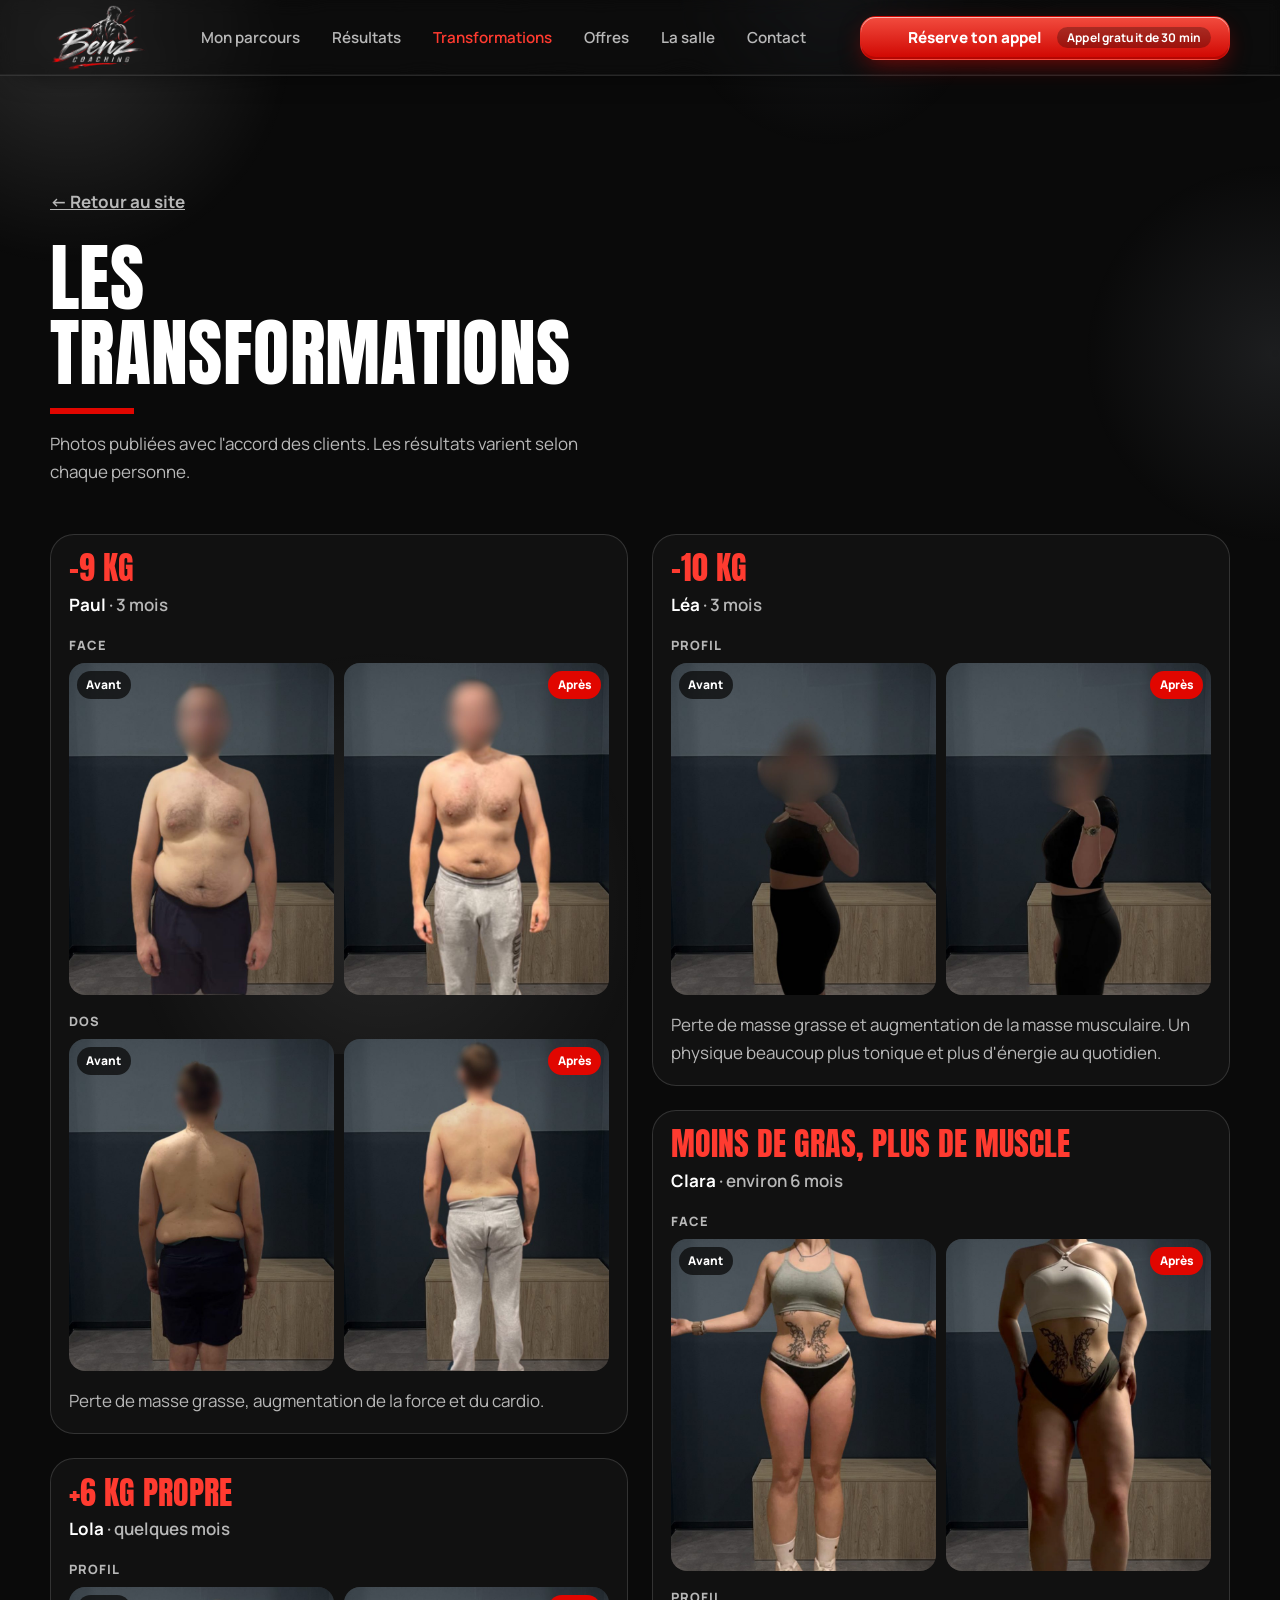
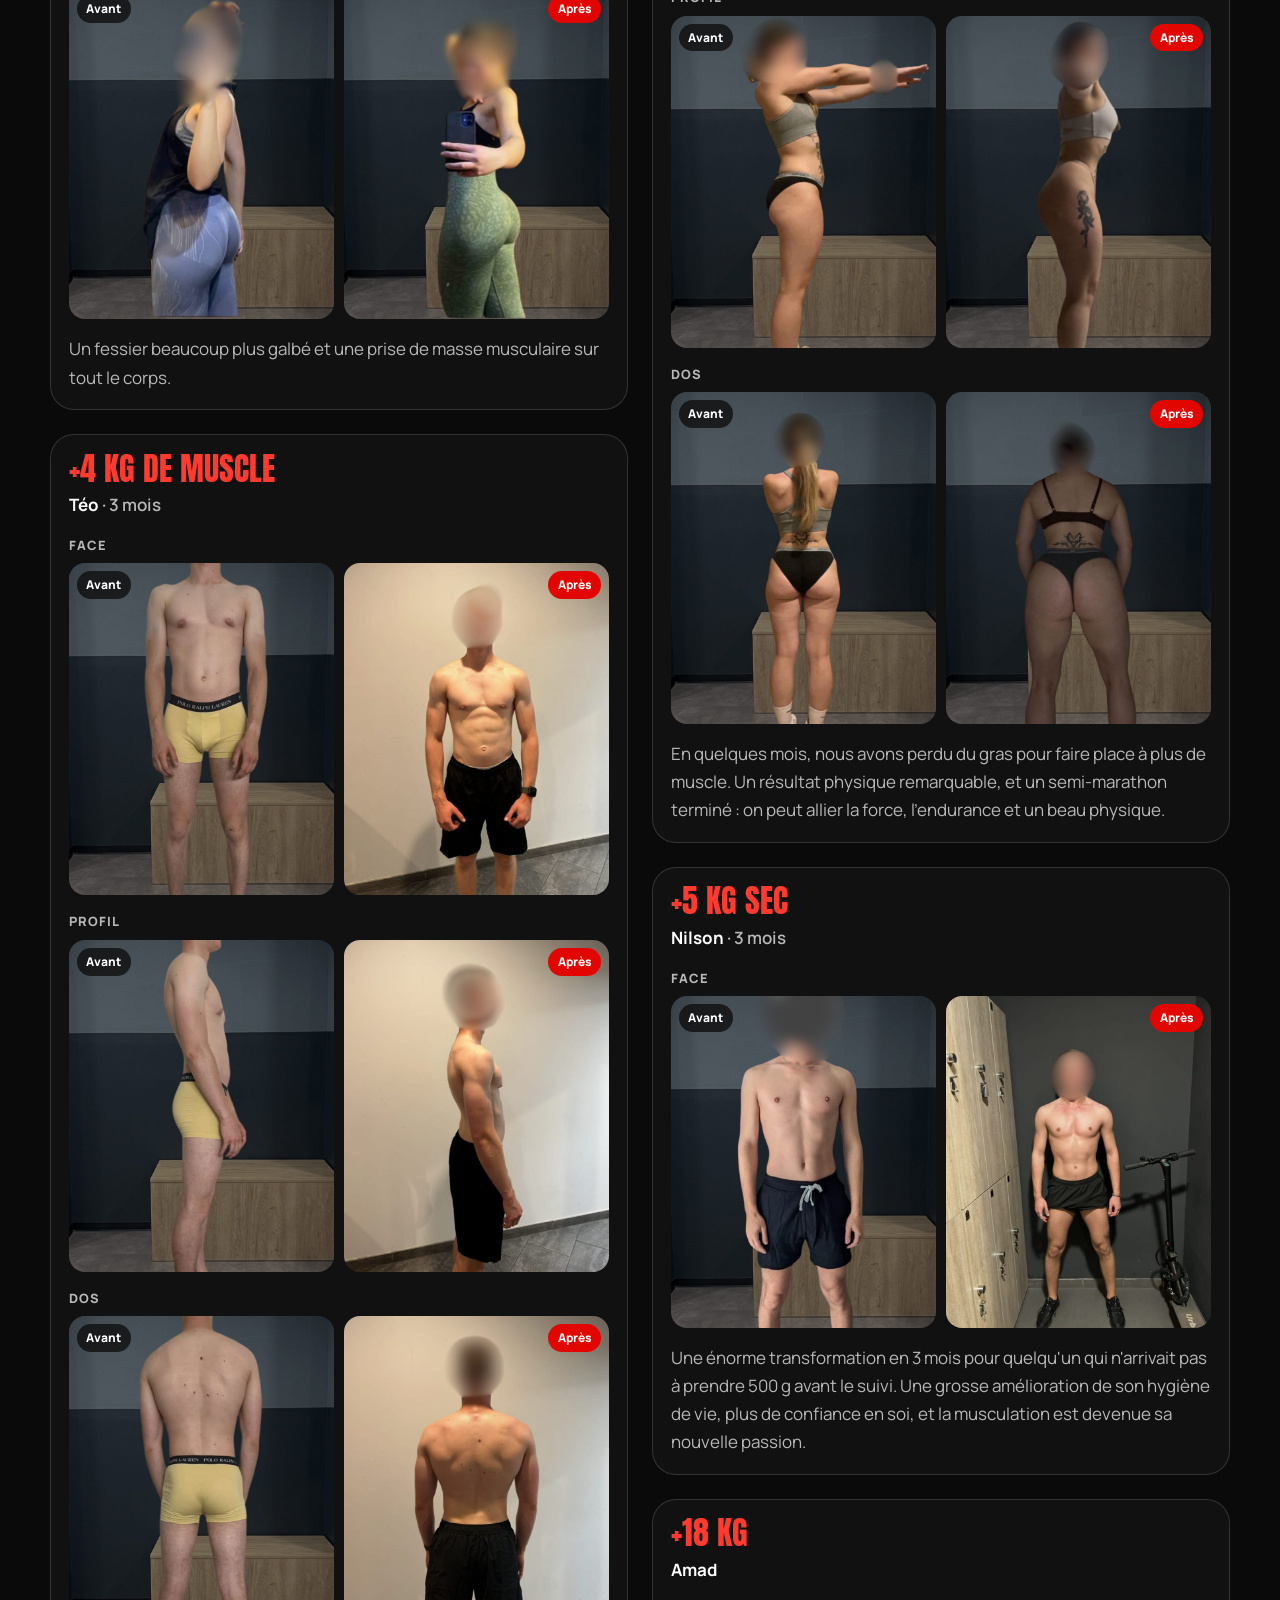
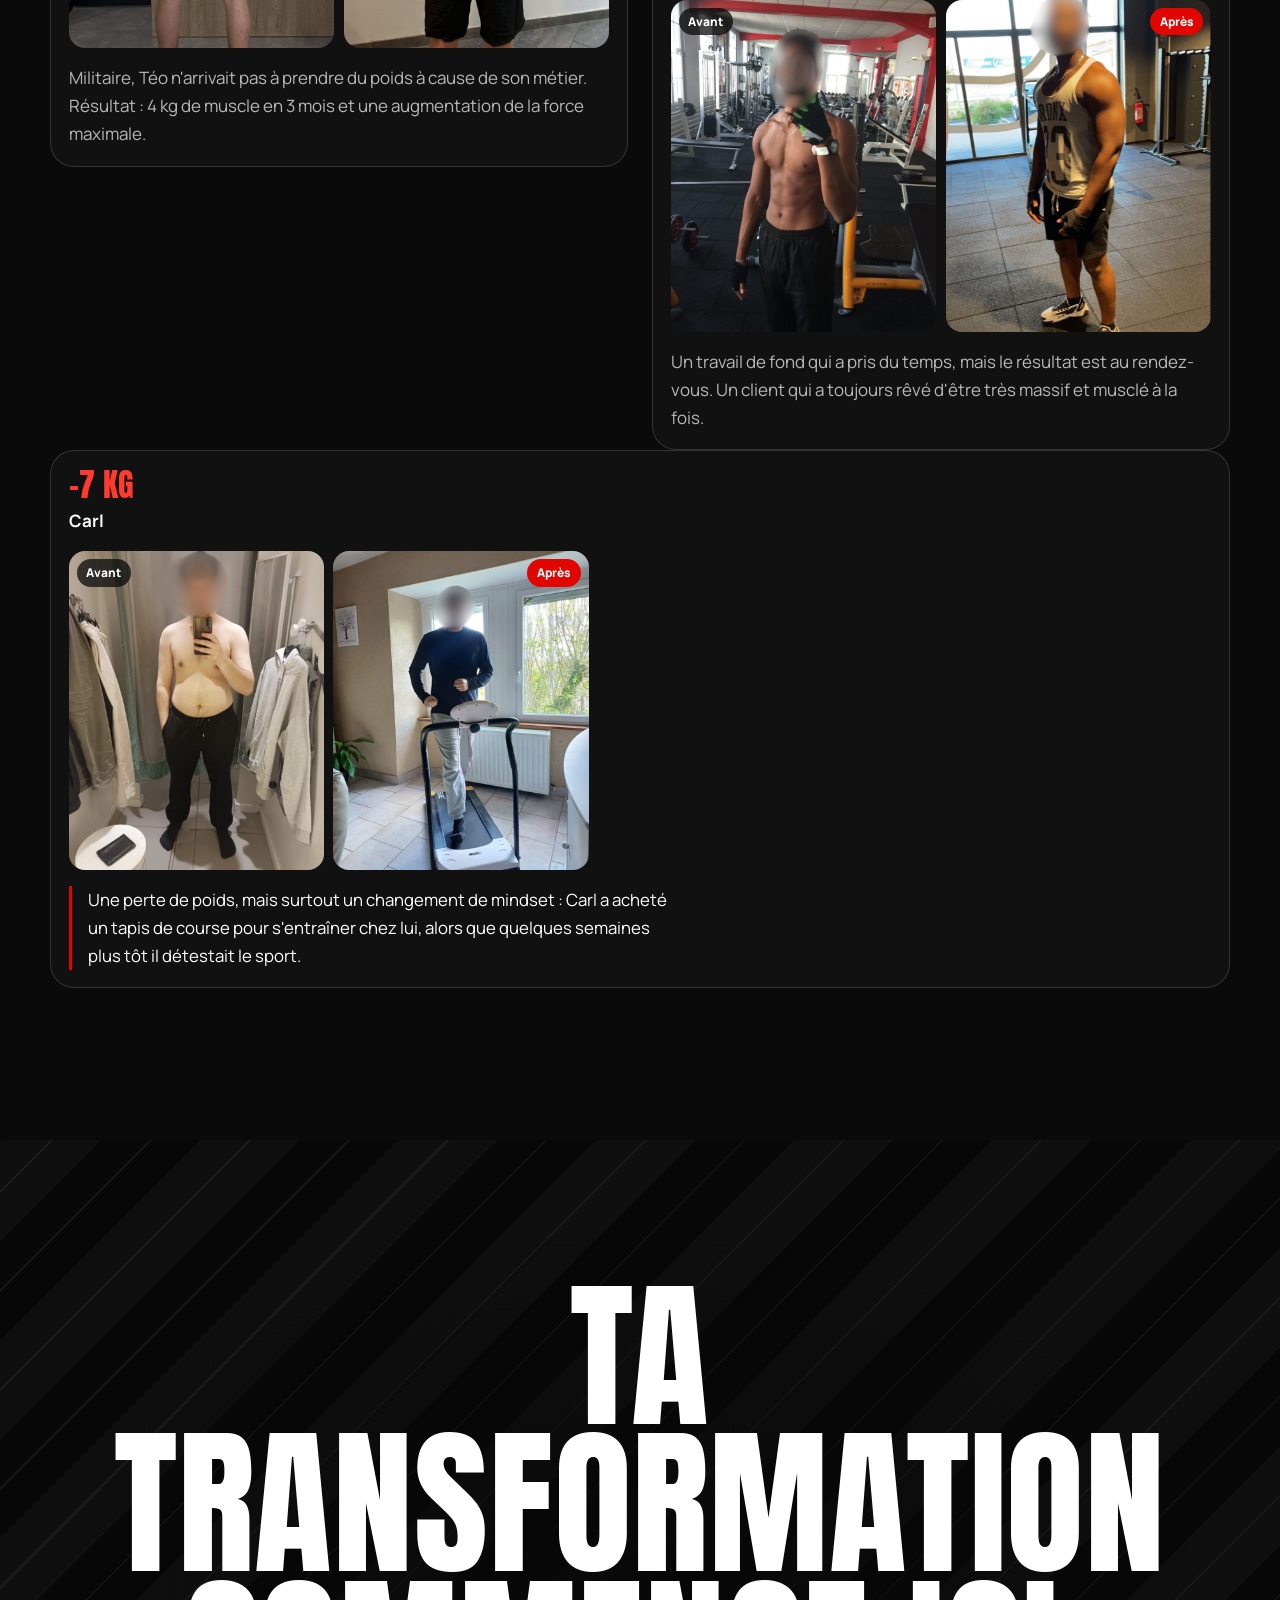
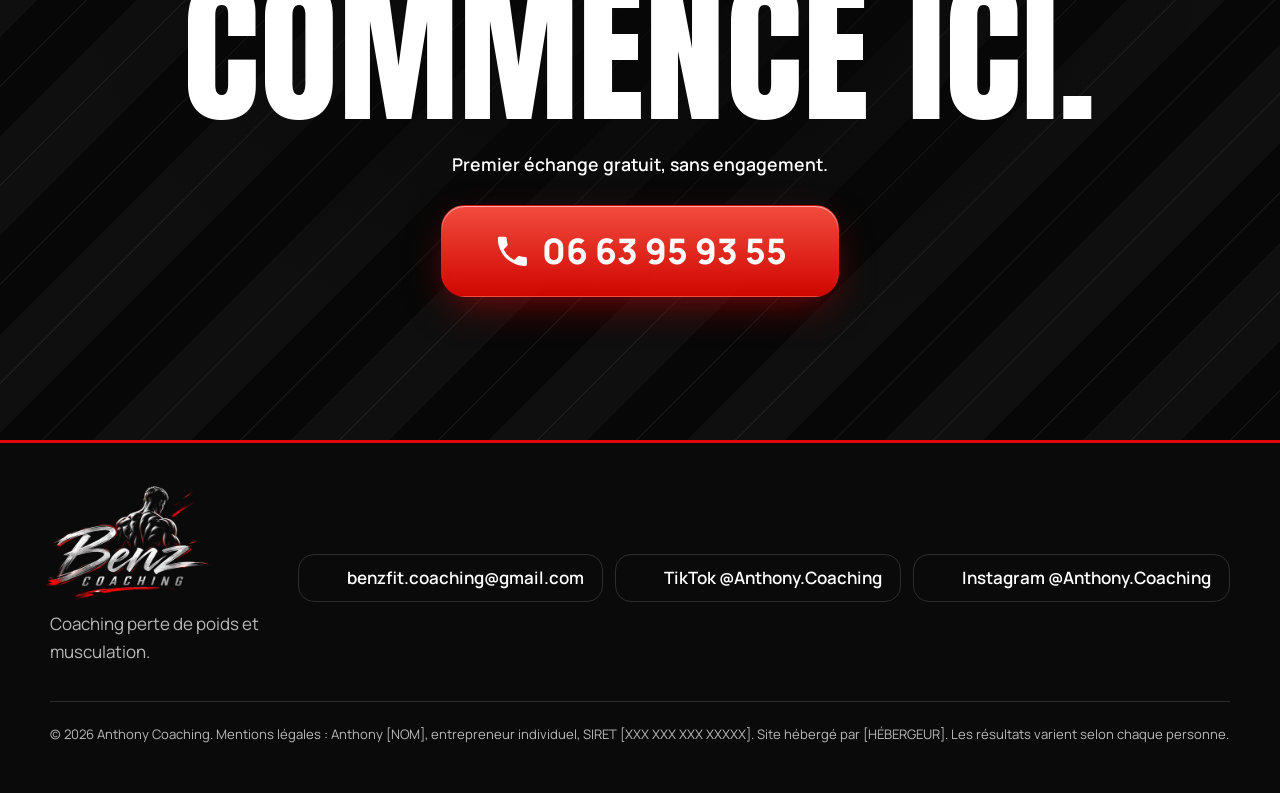
<file: transformations.html>
<!DOCTYPE html>
<html lang="fr">
<head>
  <meta charset="utf-8">
  <meta name="viewport" content="width=device-width, initial-scale=1, viewport-fit=cover">

  <!-- ============================================================
       TODO (PERSONNALISATION) — où modifier quoi :
       1. Téléphone, handles réseaux, chiffres, nom de domaine : js/main.js (objet CONFIG)
          + les liens tel: de ce fichier contiennent +33663959355 (rechercher/remplacer).
       2. Textes, avis, offres, prix : ce fichier, blocs marqués "TODO".
       3. Couleurs / polices : variables en haut de css/style.css.
       ============================================================ -->

  <!-- TODO: titre et description SEO (ville, spécialité) -->
  <title>Transformations — Anthony Coaching</title>
  <meta name="description" content="Avant / après des clients d'Anthony Coaching : résultats réels, durée et parcours de chacun.">
  <meta name="theme-color" content="#0A0A0A">

  <!-- TODO: remplacer par l'URL réelle du site -->
  <link rel="canonical" href="https://www.example.com/transformations.html">
  <meta property="og:type" content="website">
  <meta property="og:locale" content="fr_FR">
  <meta property="og:title" content="Anthony Coaching — Perds le poids, garde le résultat">
  <meta property="og:description" content="Coaching perte de poids : programme, nutrition, suivi hebdo. Appelle Anthony.">
  <meta property="og:image" content="https://www.example.com/assets/logo.png">
  <meta name="twitter:card" content="summary_large_image">

  <link rel="preconnect" href="https://fonts.googleapis.com">
  <link rel="preconnect" href="https://fonts.gstatic.com" crossorigin>
  <link href="https://fonts.googleapis.com/css2?family=Anton&family=Manrope:wght@400;500;600;700;800&display=swap" rel="stylesheet">
  <link rel="icon" type="image/png" sizes="32x32" href="assets/favicon-32.png">
  <link rel="icon" type="image/png" sizes="64x64" href="assets/favicon-64.png">
  <link rel="apple-touch-icon" href="assets/apple-touch-icon.png">
  <link rel="stylesheet" href="css/style.css">
</head>
<body>
<svg width="0" height="0" style="position:absolute" aria-hidden="true" focusable="false"><filter id="liquid" x="0" y="0" width="100%" height="100%" color-interpolation-filters="sRGB"><feTurbulence type="fractalNoise" baseFrequency="0.012 0.018" numOctaves="2" seed="7" result="n"/><feGaussianBlur in="n" stdDeviation="2" result="nb"/><feDisplacementMap in="SourceGraphic" in2="nb" scale="38" xChannelSelector="R" yChannelSelector="G"/></filter></svg>

  <!-- Sprite d'icônes SVG (une seule famille, trait 2px) -->
  <svg width="0" height="0" style="position:absolute" aria-hidden="true" focusable="false">
    <symbol id="i-phone" viewBox="0 0 24 24"><path fill="currentColor" d="M6.6 10.8a15.1 15.1 0 0 0 6.6 6.6l2.2-2.2a1 1 0 0 1 1-.25c1.1.37 2.3.57 3.6.57a1 1 0 0 1 1 1V20a1 1 0 0 1-1 1C10.6 21 3 13.4 3 4a1 1 0 0 1 1-1h3.5a1 1 0 0 1 1 1c0 1.3.2 2.5.57 3.6a1 1 0 0 1-.25 1z"/></symbol>
    <symbol id="i-star" viewBox="0 0 24 24"><path fill="currentColor" d="m12 2.5 2.9 6.1 6.6.8-4.9 4.6 1.3 6.6L12 17.2 6.1 20.6l1.3-6.6L2.5 9.4l6.6-.8z"/></symbol>
    <symbol id="i-mail" viewBox="0 0 24 24"><g fill="none" stroke="currentColor" stroke-width="2" stroke-linejoin="round"><rect x="3" y="5" width="18" height="14" rx="3"/><path d="m4 7 8 6 8-6"/></g></symbol>
    <symbol id="i-tiktok" viewBox="0 0 24 24"><path fill="currentColor" d="M16.6 3c.3 2.4 1.7 3.9 4 4.1v3.2c-1.5.1-2.9-.4-4-1.2v6.2c0 3.2-2.4 5.7-5.6 5.7A5.6 5.6 0 0 1 5.4 15.4c0-3.5 3-6.1 6.4-5.6v3.3c-1.6-.5-3.1.6-3.1 2.2 0 1.3 1 2.3 2.3 2.3 1.4 0 2.4-1 2.4-2.5V3z"/></symbol>
    <symbol id="i-instagram" viewBox="0 0 24 24"><g fill="none" stroke="currentColor" stroke-width="2"><rect x="3" y="3" width="18" height="18" rx="5"/><circle cx="12" cy="12" r="4"/></g><circle cx="17.5" cy="6.5" r="1.2" fill="currentColor"/></symbol>
  </svg>

  <a class="skip" href="index.html#main">Aller au contenu</a>

  <!-- ===================== HEADER ===================== -->
  <header class="header" id="header">
    <div class="progress" id="progress" aria-hidden="true"></div>
    <div class="wrap header__in">
      <a class="logo" href="index.html#top" aria-label="Benz Coaching, retour en haut">
        <img src="assets/logo-crop.png" width="430" height="300" alt="Benz Coaching">
      </a>
      <nav class="nav" aria-label="Navigation principale">
        <a href="index.html#bio">Mon parcours</a>
        <a href="index.html#resultats">Résultats</a>
        <a href="transformations.html" aria-current="page">Transformations</a>
        <a href="index.html#offres">Offres</a>
        <a href="index.html#salle">La salle</a>
        <a href="index.html#contact">Contact</a>
      </nav>
      <!-- Numéro d'Anthony : 06 63 95 93 55 (aussi dans js/main.js, objet CONFIG) -->
      <a class="btn btn--primary btn--sm" href="tel:+33663959355" data-call aria-label="Réserve ton appel, appel gratuit de 30 minutes">
        <svg class="ico" aria-hidden="true"><use href="index.html#i-phone"/></svg>
        <span>Réserve ton appel</span>
        <span class="btn__chip">Appel gratuit de 30 min</span>
      </a>
      <button class="burger" id="burger" type="button" aria-label="Ouvrir le menu" aria-expanded="false" aria-controls="menu"><span></span><span></span></button>
    </div>
  </header>
  <nav class="menu" id="menu" aria-label="Menu mobile" hidden>
    <a href="index.html#bio">Mon parcours</a>
    <a href="index.html#resultats">Résultats</a>
    <a href="transformations.html" aria-current="page">Transformations</a>
    <a href="index.html#offres">Offres</a>
    <a href="index.html#salle">La salle</a>
    <a href="index.html#contact">Contact</a>
  </nav>


  <main id="main">
    <!-- Page générée par build_pages.py : ne pas modifier à la main -->
    <section class="section ba-sec trpage">
      <div class="wrap">
        <a class="tr__back" href="index.html#resultats">&larr; Retour au site</a>
        <h1 class="section__title" data-reveal>Les transformations</h1>
        <p class="section__sub" data-reveal>Photos publiées avec l'accord des clients. Les résultats varient selon chaque personne.</p>
        <div class="trgrid">
          <article class="tr" data-reveal>
            <div class="tr__head">
              <p class="tr__res">-9 kg</p>
              <p class="tr__meta"><strong>Paul</strong> · 3 mois</p>
            </div>
            <div class="tr__pair">
              <p class="tr__view">Face</p>
              <div class="tr__row">
                <figure class="tr__ph"><img src="assets/transfo/paul-face_apres_paul2.jpg" width="800" height="1000" loading="lazy" alt="Paul avant (face)"><span class="tr__tag">Avant</span></figure>
                <figure class="tr__ph"><img src="assets/transfo/paul-face_apres_paul1.jpg" width="800" height="1000" loading="lazy" alt="Paul après (face)"><span class="tr__tag tr__tag--r">Après</span></figure>
              </div>
            </div>
            <div class="tr__pair">
              <p class="tr__view">Dos</p>
              <div class="tr__row">
                <figure class="tr__ph"><img src="assets/transfo/paul-dos_avant_paul1.jpg" width="800" height="1000" loading="lazy" alt="Paul avant (dos)"><span class="tr__tag">Avant</span></figure>
                <figure class="tr__ph"><img src="assets/transfo/paul-dos_avant_paul2.jpg" width="800" height="1000" loading="lazy" alt="Paul après (dos)"><span class="tr__tag tr__tag--r">Après</span></figure>
              </div>
            </div>
            <p class="tr__desc">Perte de masse grasse, augmentation de la force et du cardio.</p>
          </article>
          <article class="tr" data-reveal>
            <div class="tr__head">
              <p class="tr__res">+6 kg propre</p>
              <p class="tr__meta"><strong>Lola</strong> · quelques mois</p>
            </div>
            <div class="tr__pair">
              <p class="tr__view">Profil</p>
              <div class="tr__row">
                <figure class="tr__ph"><img src="assets/transfo/lola-avant.jpg" width="800" height="1000" loading="lazy" alt="Lola avant (profil)"><span class="tr__tag">Avant</span></figure>
                <figure class="tr__ph"><img src="assets/transfo/lola-apres.jpg" width="800" height="1000" loading="lazy" alt="Lola après (profil)"><span class="tr__tag tr__tag--r">Après</span></figure>
              </div>
            </div>
            <p class="tr__desc">Un fessier beaucoup plus galbé et une prise de masse musculaire sur tout le corps.</p>
          </article>
          <article class="tr" data-reveal>
            <div class="tr__head">
              <p class="tr__res">+4 kg de muscle</p>
              <p class="tr__meta"><strong>Téo</strong> · 3 mois</p>
            </div>
            <div class="tr__pair">
              <p class="tr__view">Face</p>
              <div class="tr__row">
                <figure class="tr__ph"><img src="assets/transfo/teo-avant2.jpg" width="800" height="1000" loading="lazy" alt="Téo avant (face)"><span class="tr__tag">Avant</span></figure>
                <figure class="tr__ph"><img src="assets/transfo/teo-apres3.jpg" width="800" height="1000" loading="lazy" alt="Téo après (face)"><span class="tr__tag tr__tag--r">Après</span></figure>
              </div>
            </div>
            <div class="tr__pair">
              <p class="tr__view">Profil</p>
              <div class="tr__row">
                <figure class="tr__ph"><img src="assets/transfo/teo-avant1.jpg" width="800" height="1000" loading="lazy" alt="Téo avant (profil)"><span class="tr__tag">Avant</span></figure>
                <figure class="tr__ph"><img src="assets/transfo/teo-apres2.jpg" width="800" height="1000" loading="lazy" alt="Téo après (profil)"><span class="tr__tag tr__tag--r">Après</span></figure>
              </div>
            </div>
            <div class="tr__pair">
              <p class="tr__view">Dos</p>
              <div class="tr__row">
                <figure class="tr__ph"><img src="assets/transfo/teo-avant3.jpg" width="800" height="1000" loading="lazy" alt="Téo avant (dos)"><span class="tr__tag">Avant</span></figure>
                <figure class="tr__ph"><img src="assets/transfo/teo-apres1.jpg" width="800" height="1000" loading="lazy" alt="Téo après (dos)"><span class="tr__tag tr__tag--r">Après</span></figure>
              </div>
            </div>
            <p class="tr__desc">Militaire, Téo n&#x27;arrivait pas à prendre du poids à cause de son métier. Résultat : 4 kg de muscle en 3 mois et une augmentation de la force maximale.</p>
          </article>
          <article class="tr" data-reveal>
            <div class="tr__head">
              <p class="tr__res">-10 kg</p>
              <p class="tr__meta"><strong>Léa</strong> · 3 mois</p>
            </div>
            <div class="tr__pair">
              <p class="tr__view">Profil</p>
              <div class="tr__row">
                <figure class="tr__ph"><img src="assets/transfo/lea-avant.jpg" width="800" height="1000" loading="lazy" alt="Léa avant (profil)"><span class="tr__tag">Avant</span></figure>
                <figure class="tr__ph"><img src="assets/transfo/lea-apres.jpg" width="800" height="1000" loading="lazy" alt="Léa après (profil)"><span class="tr__tag tr__tag--r">Après</span></figure>
              </div>
            </div>
            <p class="tr__desc">Perte de masse grasse et augmentation de la masse musculaire. Un physique beaucoup plus tonique et plus d&#x27;énergie au quotidien.</p>
          </article>
          <article class="tr" data-reveal>
            <div class="tr__head">
              <p class="tr__res">Moins de gras, plus de muscle</p>
              <p class="tr__meta"><strong>Clara</strong> · environ 6 mois</p>
            </div>
            <div class="tr__pair">
              <p class="tr__view">Face</p>
              <div class="tr__row">
                <figure class="tr__ph"><img src="assets/transfo/clara-avant2.jpg" width="800" height="1000" loading="lazy" alt="Clara avant (face)"><span class="tr__tag">Avant</span></figure>
                <figure class="tr__ph"><img src="assets/transfo/clara-apres1.jpg" width="800" height="1000" loading="lazy" alt="Clara après (face)"><span class="tr__tag tr__tag--r">Après</span></figure>
              </div>
            </div>
            <div class="tr__pair">
              <p class="tr__view">Profil</p>
              <div class="tr__row">
                <figure class="tr__ph"><img src="assets/transfo/clara-avant3.jpg" width="800" height="1000" loading="lazy" alt="Clara avant (profil)"><span class="tr__tag">Avant</span></figure>
                <figure class="tr__ph"><img src="assets/transfo/clara-apres2.jpg" width="800" height="1000" loading="lazy" alt="Clara après (profil)"><span class="tr__tag tr__tag--r">Après</span></figure>
              </div>
            </div>
            <div class="tr__pair">
              <p class="tr__view">Dos</p>
              <div class="tr__row">
                <figure class="tr__ph"><img src="assets/transfo/clara-avant1.jpg" width="800" height="1000" loading="lazy" alt="Clara avant (dos)"><span class="tr__tag">Avant</span></figure>
                <figure class="tr__ph"><img src="assets/transfo/clara-apres3.jpg" width="800" height="1000" loading="lazy" alt="Clara après (dos)"><span class="tr__tag tr__tag--r">Après</span></figure>
              </div>
            </div>
            <p class="tr__desc">En quelques mois, nous avons perdu du gras pour faire place à plus de muscle. Un résultat physique remarquable, et un semi-marathon terminé : on peut allier la force, l&#x27;endurance et un beau physique.</p>
          </article>
          <article class="tr" data-reveal>
            <div class="tr__head">
              <p class="tr__res">+5 kg sec</p>
              <p class="tr__meta"><strong>Nilson</strong> · 3 mois</p>
            </div>
            <div class="tr__pair">
              <p class="tr__view">Face</p>
              <div class="tr__row">
                <figure class="tr__ph"><img src="assets/transfo/nilson-avant.jpg" width="800" height="1000" loading="lazy" alt="Nilson avant (face)"><span class="tr__tag">Avant</span></figure>
                <figure class="tr__ph"><img src="assets/transfo/nilson-apres.jpg" width="800" height="1000" loading="lazy" alt="Nilson après (face)"><span class="tr__tag tr__tag--r">Après</span></figure>
              </div>
            </div>
            <p class="tr__desc">Une énorme transformation en 3 mois pour quelqu&#x27;un qui n&#x27;arrivait pas à prendre 500 g avant le suivi. Une grosse amélioration de son hygiène de vie, plus de confiance en soi, et la musculation est devenue sa nouvelle passion.</p>
          </article>
          <article class="tr" data-reveal>
            <div class="tr__head">
              <p class="tr__res">+18 kg</p>
              <p class="tr__meta"><strong>Amad</strong></p>
            </div>
            <div class="tr__pair">
              
              <div class="tr__row">
                <figure class="tr__ph"><img src="assets/transfo/amad-avant.jpg" width="800" height="1000" loading="lazy" alt="Amad avant (avant / après)"><span class="tr__tag">Avant</span></figure>
                <figure class="tr__ph"><img src="assets/transfo/amad-apres.jpg" width="800" height="1000" loading="lazy" alt="Amad après (avant / après)"><span class="tr__tag tr__tag--r">Après</span></figure>
              </div>
            </div>
            <p class="tr__desc">Un travail de fond qui a pris du temps, mais le résultat est au rendez-vous. Un client qui a toujours rêvé d&#x27;être très massif et musclé à la fois.</p>
          </article>
          <article class="tr tr--feature" data-reveal>
            <div class="tr__head">
              <p class="tr__res">-7 kg</p>
              <p class="tr__meta"><strong>Carl</strong></p>
            </div>
            <div class="tr__pair">
              
              <div class="tr__row">
                <figure class="tr__ph"><img src="assets/transfo/carl-avant.jpg" width="800" height="1000" loading="lazy" alt="Carl avant (avant / après)"><span class="tr__tag">Avant</span></figure>
                <figure class="tr__ph"><img src="assets/transfo/carl-apres.jpg" width="800" height="1000" loading="lazy" alt="Carl après (avant / après)"><span class="tr__tag tr__tag--r">Après</span></figure>
              </div>
            </div>
            <p class="tr__desc">Une perte de poids, mais surtout un changement de mindset : Carl a acheté un tapis de course pour s&#x27;entraîner chez lui, alors que quelques semaines plus tôt il détestait le sport.</p>
          </article>
        </div>
      </div>
    </section>

    <section class="final" id="contact">
      <div class="wrap final__in">
        <h2 data-reveal>Ta transformation<br>commence ici.</h2>
        <p data-reveal>Premier échange gratuit, sans engagement.</p>
        <a class="btn btn--primary btn--xl" href="tel:+33663959355" data-call data-reveal>
          <svg class="ico" aria-hidden="true"><use href="#i-phone"/></svg>
          <span data-phone-label>06 63 95 93 55</span>
        </a>
      </div>
    </section>
  </main>

  <!-- ===================== FOOTER ===================== -->
  <footer class="footer">
    <div class="wrap footer__in">
      <div>
        <img class="footer__logo" src="assets/logo-crop.png" width="430" height="300" loading="lazy" alt="Benz Coaching">
        <p class="footer__muted">Coaching perte de poids et musculation.</p>
      </div>
      <ul class="social">
        <li><a href="mailto:benzfit.coaching@gmail.com"><svg class="ico" aria-hidden="true"><use href="index.html#i-mail"/></svg><span>benzfit.coaching@gmail.com</span></a></li>
        <li><a href="https://www.tiktok.com/@Anthony.Coaching" target="_blank" rel="noopener noreferrer"><svg class="ico" aria-hidden="true"><use href="index.html#i-tiktok"/></svg><span>TikTok @Anthony.Coaching</span></a></li>
        <li><a href="https://www.instagram.com/Anthony.Coaching" target="_blank" rel="noopener noreferrer"><svg class="ico" aria-hidden="true"><use href="index.html#i-instagram"/></svg><span>Instagram @Anthony.Coaching</span></a></li>
      </ul>
    </div>
    <div class="wrap footer__legal">
      <!-- TODO: mentions légales réelles (statut, SIRET, adresse, hébergeur) -->
      <p>© <span id="year">2026</span> Anthony Coaching. Mentions légales : Anthony [NOM], entrepreneur individuel, SIRET [XXX XXX XXX XXXXX]. Site hébergé par [HÉBERGEUR]. Les résultats varient selon chaque personne.</p>
    </div>
  </footer>

  <!-- Bouton d'appel flottant (mobile) -->
  <a class="fab" id="fab" href="tel:+33663959355" data-call aria-label="Appeler Anthony">
    <svg class="ico" aria-hidden="true"><use href="index.html#i-phone"/></svg>
    <span>Appeler</span>
  </a>

  <script src="js/main.js"></script>
</body>
</html>
</file>
<file: css/style.css>
/* ============================================================
   TODO (DA) : couleurs et polices modifiables ici
   ============================================================ */
:root {
  --red: #E10600;            /* aplats : texte blanc dessus (5:1) */
  --red-hot: #FF3B30;        /* texte et filets sur noir (5.8:1) */
  --red-deep: #B30500;
  --black: #0A0A0A;
  --ink: #141414;
  --panel: #1A1A1A;
  --line: rgba(255,255,255,.14);
  --white: #fff;
  --muted: #B8B8B8;           /* 9.6:1 sur #0A0A0A */
  --font-display: "Anton", "Impact", "Arial Narrow", sans-serif;
  --font-body: "Manrope", system-ui, -apple-system, "Segoe UI", sans-serif;
  --r-sm: 10px; --r-md: 16px; --r-lg: 24px; --r-pill: 999px;
  --header-h: 68px;
  --ease: cubic-bezier(.22,.8,.3,1);
}

*, *::before, *::after { box-sizing: border-box; }
html { scroll-behavior: smooth; scroll-padding-top: calc(var(--header-h) + 8px); -webkit-text-size-adjust: 100%; }
body { margin: 0; background: var(--black); color: var(--white); font: 400 1.0625rem/1.65 var(--font-body); overflow-x: hidden; }
img { display: block; max-width: 100%; height: auto; }
h1, h2, h3 { font-family: var(--font-display); font-weight: 400; line-height: 1.02; margin: 0; letter-spacing: .005em; text-transform: uppercase; }
p { margin: 0; }
a { color: inherit; }
ul { list-style: none; margin: 0; padding: 0; }
blockquote, figure, dl, dd { margin: 0; }
.ico { width: 1.25em; height: 1.25em; flex: none; }
.wrap { width: min(1180px, 100% - 2.5rem); margin-inline: auto; }
.center { text-align: center; margin-top: 3rem; }

:focus-visible { outline: 3px solid var(--white); outline-offset: 3px; box-shadow: 0 0 0 6px var(--black); border-radius: 6px; }
.skip { position: absolute; left: 1rem; top: -4rem; background: var(--red); color: #fff; padding: .7rem 1rem; border-radius: var(--r-sm); font-weight: 700; z-index: 100; }
.skip:focus { top: 1rem; }

/* ---------- Boutons ---------- */
.btn {
  --h: 52px;
  display: inline-flex; align-items: center; justify-content: center; gap: .6rem;
  min-height: var(--h); padding: 0 1.6rem; border-radius: var(--r-md);
  font: 800 1rem/1 var(--font-body); text-decoration: none; cursor: pointer; border: 1px solid transparent;
  touch-action: manipulation;
  transition: transform .2s var(--ease), box-shadow .2s var(--ease), background-color .2s, border-color .2s;
}
.btn--sm { --h: 44px; padding: 0 1.1rem; font-size: .95rem; }
.btn--lg { --h: 60px; padding: 0 2rem; font-size: 1.1rem; }
.btn--xl { --h: clamp(68px, 9vw, 92px); padding: 0 clamp(1.6rem, 5vw, 3.2rem); font-size: clamp(1.3rem, 4vw, 2.2rem); border-radius: var(--r-lg); }
.btn--xl .ico { width: 1.1em; height: 1.1em; }

.btn--primary {
  background: var(--red); color: #fff;
  box-shadow: inset 0 1px 0 rgba(255,255,255,.55), inset 0 -2px 0 rgba(0,0,0,.12), 0 1px 2px rgba(0,0,0,.5), 0 8px 20px -6px rgba(225,6,0,.35);
}
.btn--primary:hover { transform: translateY(-2px); background: #F01A0F; box-shadow: inset 0 1px 0 rgba(255,255,255,.6), inset 0 -2px 0 rgba(0,0,0,.12), 0 2px 4px rgba(0,0,0,.5), 0 16px 30px -8px rgba(225,6,0,.5); }
.btn--ghost { background: rgba(255,255,255,.06); color: var(--white); border-color: rgba(255,255,255,.28); box-shadow: 0 1px 2px rgba(0,0,0,.4), 0 6px 16px -8px rgba(0,0,0,.6); backdrop-filter: blur(4px); }
.btn--ghost:hover { transform: translateY(-2px); border-color: var(--white); background: rgba(255,255,255,.12); box-shadow: 0 2px 4px rgba(0,0,0,.4), 0 14px 26px -10px rgba(0,0,0,.7); }
.btn--dark { background: var(--black); color: #fff; box-shadow: inset 0 1px 0 rgba(255,255,255,.12), 0 1px 2px rgba(0,0,0,.4), 0 10px 22px -8px rgba(0,0,0,.55); }
.btn--dark:hover { transform: translateY(-2px); box-shadow: inset 0 1px 0 rgba(255,255,255,.16), 0 2px 4px rgba(0,0,0,.4), 0 20px 34px -10px rgba(0,0,0,.7); }
.btn:active { transform: translateY(0) scale(.98); transition-duration: .08s; }
.btn--dark:focus-visible { outline-color: var(--black); box-shadow: 0 0 0 6px #fff; }

/* ---------- Header ---------- */
.header { position: sticky; top: 0; z-index: 50; height: var(--header-h); background: rgba(10,10,10,.72); backdrop-filter: blur(14px); -webkit-backdrop-filter: blur(14px); border-bottom: 1px solid transparent; transition: border-color .25s, background-color .25s; }
.header.is-stuck { background: rgba(10,10,10,.92); border-color: var(--line); }
.header__in { height: 100%; display: flex; align-items: center; justify-content: space-between; gap: 1rem; }
.logo { display: flex; align-items: center; gap: .65rem; text-decoration: none; }
.logo__mark { display: grid; place-items: center; width: 36px; height: 36px; background: var(--red); color: #fff; font: 400 1.4rem/1 var(--font-display); border-radius: 9px; transform: rotate(-6deg); }
.logo__text { font: 400 1.35rem/1 var(--font-display); text-transform: uppercase; letter-spacing: .03em; }
.nav { display: none; gap: 2rem; }
.nav a { text-decoration: none; font-weight: 600; font-size: .95rem; color: var(--muted); padding: .5rem 0; position: relative; transition: color .2s; }
.nav a::after { content: ""; position: absolute; left: 0; right: 0; bottom: 0; height: 2px; background: var(--red-hot); transform: scaleX(0); transform-origin: left; transition: transform .25s var(--ease); }
.nav a:hover { color: var(--white); }
.nav a:hover::after { transform: scaleX(1); }

/* ---------- Hero ---------- */
.hero { position: relative; margin-top: calc(var(--header-h) * -1); min-height: 100svh; display: flex; align-items: flex-end; overflow: hidden; isolation: isolate; }
.hero__media { position: absolute; inset: 0; z-index: -2; }
.hero__img { width: 100%; height: 100%; object-fit: cover; object-position: 62% 40%; transform: scale(1.12); will-change: transform; }
.hero__shade { position: absolute; inset: 0; z-index: -1; background:
  linear-gradient(0deg, rgba(10,10,10,.95) 0%, rgba(10,10,10,.6) 40%, rgba(10,10,10,.2) 100%),
  linear-gradient(90deg, rgba(10,10,10,.7), rgba(10,10,10,0) 65%); }
.hero__in { padding: calc(var(--header-h) + 3rem) 0 2.5rem; }
.hero__title { font-size: clamp(3rem, min(13.5vw, 13vh), 8rem); line-height: 1.02; }
.y { color: #FF1414; }
.hero__sub { margin-top: 1.5rem; max-width: 34rem; font-size: clamp(1.05rem, 2.4vw, 1.25rem); color: #E6E6E6; }
.hero__cta { margin-top: 2rem; display: flex; flex-wrap: wrap; gap: .85rem; }
.hero__cta .btn { flex: 1 1 15rem; }

.proof { margin-top: 2.5rem; padding-top: 1.4rem; border-top: 1px solid var(--line); display: grid; gap: 1.1rem; }
.proof__score { display: flex; align-items: center; flex-wrap: wrap; gap: .3rem .7rem; font-size: .95rem; color: #D6D6D6; }
.proof__score strong { color: var(--white); }
.stars { display: inline-flex; gap: 2px; color: var(--red-hot); }
.stars svg { width: 16px; height: 16px; }
.mini { padding-left: 1rem; border-left: 2px solid var(--red-hot); }
.mini blockquote { font-weight: 500; font-size: .95rem; line-height: 1.45; color: #fff; }
.mini figcaption { margin-top: .15rem; font-size: .82rem; color: var(--muted); }

/* ---------- Sections ---------- */
.section { padding: clamp(4.5rem, 10vw, 8rem) 0; }
.section__title { font-size: clamp(2.4rem, 7vw, 4.6rem); max-width: 16ch; }
.section__sub { margin-top: 1rem; max-width: 34rem; color: var(--muted); }

/* Bio */
.bio.alt, .bio { position: relative; isolation: isolate; overflow: hidden; background: #0a0a0a; }
.bio__grid { display: grid; gap: 3.5rem; align-items: center; }
/* Portrait sans cadre : fondu dans le décor, le texte passe par-dessus */
.bio__photo { position: absolute; z-index: -1; top: 0; right: 0; width: 100%; aspect-ratio: 800 / 1029; max-height: 100%; pointer-events: none; }
.frame { position: absolute; inset: 0; }
.frame img { width: 100%; height: 100%; object-fit: cover; object-position: 50% 0; opacity: .6; image-rendering: auto;
  -webkit-mask-image: linear-gradient(to bottom, transparent 0, #000 10%, #000 48%, transparent 96%), linear-gradient(to right, transparent 0, #000 22%, #000 78%, transparent 100%);
          mask-image: linear-gradient(to bottom, transparent 0, #000 10%, #000 48%, transparent 96%), linear-gradient(to right, transparent 0, #000 22%, #000 78%, transparent 100%);
  -webkit-mask-composite: source-in; mask-composite: intersect; }
.bio__text { padding-top: clamp(11rem, 62vw, 20rem); }
.bio__text h2 { font-size: clamp(2.2rem, 5.6vw, 3.8rem); max-width: 17ch; }
.lead { margin-top: 1.4rem; font-size: 1.15rem; color: #E6E6E6; max-width: 38rem; }
.pillars { margin-top: 2.2rem; display: grid; gap: 1.4rem; max-width: 38rem; }
.pillars > div { padding-left: 1.1rem; border-left: 3px solid var(--red-hot); }
.pillars dt { font: 800 1.05rem/1.2 var(--font-body); margin-bottom: .2rem; }
.pillars dd { color: var(--muted); }
.stats { margin-top: 2.6rem; display: grid; grid-template-columns: repeat(3, 1fr); gap: 1rem; padding-top: 1.8rem; border-top: 1px solid var(--line); }
.stats__n { display: block; font: 400 clamp(2.2rem, 8vw, 3.6rem)/1 var(--font-display); color: var(--red-hot); font-variant-numeric: tabular-nums; }
.stats__l { display: block; margin-top: .35rem; font-size: .88rem; color: var(--muted); line-height: 1.3; }

/* Avis */
.reviews { background: var(--black); }
.rgrid { margin-top: 3rem; display: grid; gap: 1rem; }
.review { background: var(--panel); border: 1px solid var(--line); border-radius: var(--r-lg); padding: 1.6rem; display: flex; flex-direction: column; transition: transform .25s var(--ease), border-color .25s; }
.review:hover { transform: translateY(-3px); border-color: rgba(225,6,0,.5); }
.review__res { font: 400 clamp(2.4rem, 7vw, 3.2rem)/1 var(--font-display); color: var(--red-hot); }
.review__time { color: var(--muted); font-size: .9rem; margin: .2rem 0 .9rem; }
.review blockquote { margin-top: .8rem; color: #EDEDED; }
.review__who { margin-top: auto; padding-top: 1.2rem; font-weight: 700; font-size: .95rem; }
.review--big { background: var(--red); color: #fff; border-color: var(--red); }
.review--big:hover { border-color: var(--red); }
.review--big .review__res { color: #fff; font-size: clamp(4.5rem, 16vw, 8rem); }
.review--big .review__time { color: rgba(255,255,255,.85); font-weight: 600; }
.review--big .stars { color: #fff; }
.review--big blockquote { color: #fff; font-size: 1.12rem; font-weight: 500; }

/* Offres */
.offers { background: var(--ink); }
.ogrid { margin-top: 3rem; display: grid; gap: 1rem; }
.offer { display: flex; flex-direction: column; gap: .9rem; padding: 1.8rem 1.6rem; background: var(--panel); border: 1px solid var(--line); border-radius: var(--r-lg); transition: border-color .25s; }
.offer:hover { border-color: rgba(225,6,0,.5); }
.offer h3 { font-size: 1.9rem; }
.offer p { color: var(--muted); }
.offer .btn { margin-top: auto; align-self: flex-start; }
.offer ul { display: grid; gap: .6rem; margin: .4rem 0 1rem; }
.offer li { position: relative; padding-left: 1.5rem; }
.offer li::before { content: ""; position: absolute; left: 0; top: .7em; width: .8rem; height: 2px; background: #fff; }
.offer--main { background: var(--red); color: #fff; border-color: var(--red); box-shadow: 0 30px 60px -24px rgba(225,6,0,.5); }
.offer--main:hover { border-color: var(--red); }
.offer--main h3 { font-size: clamp(2.6rem, 8vw, 4rem); }
.offer--main p { color: rgba(255,255,255,.9); font-size: 1.1rem; font-weight: 500; }
.inc__title { margin-top: 4.5rem; font-size: clamp(1.8rem, 4.5vw, 2.6rem); }
.inc { margin-top: 1.6rem; display: grid; gap: 1.4rem 3rem; }
.inc > div { padding-left: 1.1rem; border-left: 3px solid var(--red-hot); }
.inc dt { font-weight: 800; margin-bottom: .2rem; }
.inc dd { color: var(--muted); }

/* Avant / après */
.ba-sec { background: var(--black); }
.bagrid { margin-top: 3rem; display: grid; gap: 1.5rem; }
.ba__stage { position: relative; aspect-ratio: 4/5; border-radius: var(--r-lg); overflow: hidden; background: #202020; border: 1px solid var(--line); touch-action: pan-y; user-select: none; }
.ba__layer { position: absolute; inset: 0; display: grid; place-items: center; background: repeating-linear-gradient(-45deg, #1c1c1c 0 14px, #232323 14px 28px); }
.ba__layer img { position: absolute; inset: 0; width: 100%; height: 100%; object-fit: cover; }
.ba__layer img[data-missing] { visibility: hidden; }
.ba__before { clip-path: inset(0 calc(100% - var(--pos)) 0 0); }
.ba__ph { color: var(--muted); font-weight: 700; }
.ba__layer img:not([data-missing]) ~ .ba__ph { display: none; }
.ba__tag { position: absolute; top: 12px; padding: .3rem .7rem; border-radius: var(--r-pill); background: rgba(10,10,10,.8); font-size: .8rem; font-weight: 800; z-index: 2; }
.ba__tag--l { left: 12px; }
.ba__tag--r { right: 12px; background: var(--red); color: #fff; }
.ba__handle { position: absolute; top: 0; bottom: 0; left: var(--pos); width: 3px; margin-left: -1.5px; background: #fff; z-index: 2; pointer-events: none; }
.ba__handle::after { content: "\2194"; position: absolute; top: 50%; left: 50%; width: 44px; height: 44px; margin: -22px 0 0 -22px; display: grid; place-items: center; border-radius: 50%; background: var(--red); color: #fff; font-weight: 800; box-shadow: 0 6px 16px rgba(0,0,0,.5); }
.ba__range { position: absolute; inset: 0; width: 100%; height: 100%; margin: 0; opacity: 0; cursor: ew-resize; z-index: 3; }
.ba__stage:has(.ba__range:focus-visible) { outline: 3px solid var(--white); outline-offset: 3px; }
.ba figcaption { margin-top: .9rem; display: flex; justify-content: space-between; gap: 1rem; align-items: baseline; }
.ba figcaption strong { font: 400 1.6rem/1 var(--font-display); color: var(--red-hot); text-transform: uppercase; }
.ba figcaption span { color: var(--muted); font-weight: 600; }

/* Salle */
.gym { background: var(--black); }
.gym__grid { display: grid; gap: 2.5rem; align-items: center; }
.gym__photo img { width: 100%; aspect-ratio: 16/10; object-fit: cover; border-radius: var(--r-lg); box-shadow: 0 30px 60px -24px rgba(0,0,0,.8); }
.gym h2 { font-size: clamp(2.2rem, 5.6vw, 3.8rem); }
.gym__card { margin-top: 1.8rem; font-style: normal; background: var(--panel); border: 1px solid var(--line); border-radius: var(--r-lg); padding: 1.5rem; display: grid; gap: 1rem; justify-items: start; }
.gym__name { font: 400 1.5rem/1 var(--font-display); text-transform: uppercase; }
.gym__card ul { display: grid; gap: .55rem; width: 100%; }
.gym__card li { display: grid; grid-template-columns: 6.5rem 1fr; gap: .5rem; }
.gym__card li span { color: var(--muted); }
.gym__card a:not(.btn) { color: var(--red-hot); font-weight: 700; }

/* CTA final */
.final { min-height: 100svh; display: grid; place-items: center; background: var(--red); color: #fff; text-align: center; padding: 5rem 0; position: relative; overflow: hidden; }
.final::before { content: ""; position: absolute; inset: 0; background: repeating-linear-gradient(-45deg, transparent 0 28px, rgba(0,0,0,.09) 28px 56px); pointer-events: none; }
.final__in { position: relative; display: grid; justify-items: center; gap: 1.6rem; }
.final h2 { font-size: clamp(3.4rem, 14vw, 10rem); line-height: .92; }
.final p { max-width: 30rem; font-weight: 600; font-size: 1.1rem; }

/* Footer */
.footer { background: var(--black); border-top: 1px solid var(--line); padding: 3rem 0 6rem; }
.footer__in { display: grid; gap: 1.8rem; }
.footer__brand { font: 400 1.5rem/1 var(--font-display); text-transform: uppercase; }
.footer__muted { color: var(--muted); margin-top: .4rem; }
.social { display: flex; flex-wrap: wrap; gap: .75rem; }
.social a { display: inline-flex; align-items: center; gap: .6rem; min-height: 48px; padding: 0 1.1rem; border: 1px solid var(--line); border-radius: var(--r-md); text-decoration: none; font-weight: 600; transition: border-color .2s, transform .2s var(--ease), color .2s; }
.social a:hover { border-color: var(--red-hot); color: var(--red-hot); transform: translateY(-2px); }
.footer__legal { margin-top: 2.2rem; padding-top: 1.4rem; border-top: 1px solid var(--line); color: var(--muted); font-size: .82rem; line-height: 1.6; }

/* Bouton flottant mobile */
.fab { position: fixed; right: 1rem; bottom: calc(1rem + env(safe-area-inset-bottom)); z-index: 60; display: inline-flex; align-items: center; gap: .6rem; min-height: 56px; padding: 0 1.4rem; border-radius: var(--r-pill); background: var(--red); color: #fff; font-weight: 800; text-decoration: none; box-shadow: 0 2px 4px rgba(0,0,0,.4), 0 14px 30px -6px rgba(0,0,0,.7), 0 0 0 1px rgba(0,0,0,.2); transform: translateY(140%); transition: transform .35s var(--ease), box-shadow .2s; }
.fab.is-on { transform: none; }
.fab:active { transform: scale(.96); }

/* Reveal */
[data-reveal] { opacity: 0; transform: translateY(24px); transition: opacity .7s var(--ease), transform .7s var(--ease); transition-delay: var(--d, 0ms); }
[data-reveal].in { opacity: 1; transform: none; }
.btn[data-reveal].in { transition: opacity .7s var(--ease), transform .2s var(--ease), box-shadow .2s var(--ease), background-color .2s; }

/* ---------- Tablette / desktop ---------- */
@media (min-width: 760px) {
  .bagrid { grid-template-columns: repeat(2, 1fr); }
  .rgrid { grid-template-columns: repeat(2, 1fr); }
  .review--big { grid-row: span 2; }
  .ogrid { grid-template-columns: 1fr 1fr; }
  .offer--main { grid-column: 1 / -1; }
  .inc { grid-template-columns: 1fr 1fr; }
  .proof { grid-template-columns: auto 1fr 1fr; align-items: center; gap: 2.2rem; }
  .hero__cta .btn { flex: 0 0 auto; }
  .footer__in { grid-template-columns: 1fr auto; align-items: center; }
  .footer { padding-bottom: 3rem; }
  .fab { display: none; }
}
@media (min-width: 960px) {
  .gym__grid { grid-template-columns: 1.25fr 1fr; gap: 4rem; }
  .ogrid { grid-template-columns: 1.5fr 1fr 1fr; grid-template-rows: auto auto; }
  .offer--main { grid-column: 1; grid-row: 1 / span 2; }
  .offer:last-child { grid-column: 2 / -1; }
  .inc { grid-template-columns: repeat(4, 1fr); gap: 1.4rem 2rem; }
  :root { --header-h: 76px; }
  .bio__grid { grid-template-columns: 5fr 6fr; gap: 6rem; }
  .bio__grid { grid-template-columns: 1fr; min-height: 44rem; }
  .bio__photo { width: min(62%, 800px); aspect-ratio: auto; bottom: 0; max-height: none; }
  .frame img { opacity: .95; object-position: 50% 15%;
    -webkit-mask-image: linear-gradient(to right, transparent 0, #000 38%, #000 72%, transparent 100%), linear-gradient(to bottom, transparent 0, #000 14%, #000 82%, transparent 100%);
            mask-image: linear-gradient(to right, transparent 0, #000 38%, #000 72%, transparent 100%), linear-gradient(to bottom, transparent 0, #000 14%, #000 82%, transparent 100%);
    -webkit-mask-composite: source-in; mask-composite: intersect; }
  .bio__text { max-width: 36rem; padding-top: 0; }
  .rgrid { grid-template-columns: 1.3fr 1fr 1fr; }
  .review--big { grid-row: span 2; }
  .hero__in { padding-bottom: 3.5rem; }
}
@media (max-width: 380px) {
  .logo__text { font-size: 1.15rem; }
  .btn--sm span { display: none; }
  .btn--sm { padding: 0 .9rem; }
}

/* ---------- Mouvement signature ---------- */
.progress { position: absolute; left: 0; right: 0; bottom: -1px; height: 3px; background: var(--red-hot); transform-origin: left; transform: scaleX(var(--p, 0)); box-shadow: 0 0 12px rgba(255,59,48,.7); pointer-events: none; }

/* Titre du hero : chaque ligne monte depuis un masque */
.ln { display: block; overflow: hidden; padding-top: .14em; margin-top: -.14em; }
.ln > span { display: block; animation: rise .9s var(--ease) both; }
.ln:nth-child(2) > span { animation-delay: .12s; }
@keyframes rise { from { transform: translateY(105%); } to { transform: none; } }
.hero__sub, .hero__cta, .proof { animation: fadeup .8s var(--ease) both; }
.hero__sub { animation-delay: .35s; } .hero__cta { animation-delay: .48s; } .proof { animation-delay: .62s; }
@keyframes fadeup { from { opacity: 0; transform: translateY(18px); } to { opacity: 1; transform: none; } }

/* Bandeau défilant */
.marquee { position: relative; z-index: 5; background: var(--red); color: #fff; overflow: hidden; padding: .9rem 0; transform: rotate(-1.2deg) scale(1.03); margin: -1.4rem 0 -.2rem; box-shadow: 0 10px 40px rgba(225,6,0,.35); }
.marquee__track { display: flex; width: max-content; animation: slide 28s linear infinite; }
.marquee span { font: 400 clamp(1.3rem, 3.4vw, 2rem)/1 var(--font-display); text-transform: uppercase; letter-spacing: .04em; white-space: nowrap; padding-right: 3.2rem; position: relative; }
.marquee span::after { content: ""; position: absolute; right: 1.2rem; top: 50%; width: 12px; height: 12px; margin-top: -6px; background: #fff; transform: rotate(45deg); }
@keyframes slide { to { transform: translateX(-50%); } }

/* Reflet sur le bouton principal */
.btn--primary { position: relative; overflow: hidden; isolation: isolate; }
.btn--primary::after { content: ""; position: absolute; top: 0; bottom: 0; left: -60%; width: 40%; background: linear-gradient(100deg, transparent, rgba(255,255,255,.35), transparent); transform: skewX(-20deg); z-index: -1; transition: left .6s var(--ease); }
.btn--primary:hover::after { left: 130%; }
.btn--primary { box-shadow: inset 0 1px 0 rgba(255,255,255,.3), inset 0 -2px 0 rgba(0,0,0,.18), 0 1px 2px rgba(0,0,0,.5), 0 10px 24px -6px rgba(225,6,0,.55); }
.btn--primary:hover { background: #F01A0F; box-shadow: inset 0 1px 0 rgba(255,255,255,.35), inset 0 -2px 0 rgba(0,0,0,.18), 0 2px 4px rgba(0,0,0,.5), 0 18px 34px -8px rgba(225,6,0,.75); }

/* Filet rouge sous les titres de section */
.section__title::after { content: ""; display: block; width: 84px; height: 6px; margin-top: 1.1rem; background: var(--red); transform: scaleX(0); transform-origin: left; transition: transform .8s var(--ease) .35s; }
.section__title.in::after { transform: scaleX(1); }

/* Pulsation douce du bouton flottant quand il apparaît */
.fab.is-on { animation: pulse 2.4s ease-out 1s 3; }
@keyframes pulse { 0% { box-shadow: 0 0 0 0 rgba(225,6,0,.6), 0 14px 30px -6px rgba(0,0,0,.7); } 70%,100% { box-shadow: 0 0 0 18px rgba(225,6,0,0), 0 14px 30px -6px rgba(0,0,0,.7); } }


/* ============================================================
   PALETTE FINALE : rouge et noir dominants, blanc pour le texte
   (surcharge les règles précédentes)
   ============================================================ */
.alt { background: #111; }
.offers { background: var(--black); }
.hero__shade { background:
  linear-gradient(0deg, rgba(10,10,10,.95) 0%, rgba(10,10,10,.6) 40%, rgba(10,10,10,.25) 100%),
  linear-gradient(90deg, rgba(10,10,10,.7), rgba(10,10,10,0) 65%); }

.logo__mark { background: var(--red); color: #fff; }
.header.is-stuck { border-color: rgba(225,6,0,.45); }
.review--big .review__res, .review--big .stars { color: #fff; }

.marquee { background: var(--red); color: #fff; box-shadow: 0 10px 40px rgba(225,6,0,.4); }
.marquee span::after { background: #fff; }

.ba__tag--r { background: var(--red); color: #fff; }
.ba__handle::after { background: var(--red); color: #fff; }
.ba__handle { background: var(--red-hot); }

.review--big { background: var(--red); border-color: var(--red); color: #fff; }
.review--big:hover { border-color: var(--red); }
.review--big .review__time { color: rgba(255,255,255,.88); }
.review:hover { border-color: rgba(255,59,48,.6); }

.offer--main { background: var(--red); border-color: var(--red); color: #fff; box-shadow: 0 30px 60px -24px rgba(225,6,0,.55); }
.offer--main p { color: rgba(255,255,255,.92); }
.offer li::before { background: #fff; }
.inc > div { border-left-color: var(--red-hot); }
.offer:not(.offer--main):hover { border-color: rgba(255,59,48,.6); }

.gym__card { border-color: rgba(255,59,48,.35); }
.gym__card a:not(.btn) { color: var(--red-hot); text-decoration: none; }

.final { background: var(--red); color: #fff; }
.final::before { background: repeating-linear-gradient(-45deg, transparent 0 28px, rgba(0,0,0,.14) 28px 56px); }
.final h2 { text-shadow: 0 6px 0 rgba(0,0,0,.18); }
.final p, .final__mail { color: #fff; }
.final .btn--dark { box-shadow: inset 0 1px 0 rgba(255,255,255,.14), 0 2px 4px rgba(0,0,0,.4), 0 20px 40px -10px rgba(0,0,0,.7); }

.footer { border-top: 3px solid var(--red); }
.social a:hover { border-color: var(--red-hot); color: var(--red-hot); }

/* ---------- Mouvement réduit : version douce (fondus, pas de grands déplacements) ---------- */
@keyframes fade { from { opacity: 0; } to { opacity: 1; } }
@media (prefers-reduced-motion: reduce) {
  html { scroll-behavior: auto; }
  [data-reveal] { transform: none; }
  .hero__img { transform: none; }
  .fab.is-on { animation: none; }
  .ln > span, .hero__sub, .hero__cta, .proof { animation-name: fade; }
  .marquee__track { animation-duration: 45s; }
}

/* Libellés de secours (photos avant/après manquantes) */
.ba__ph { position: absolute; bottom: 1rem; font-size: .9rem; }
.ba__before .ba__ph { left: 1rem; }
.ba__after .ba__ph { right: 1rem; }

.final__mail { color: #E6E6E6; font-weight: 600; text-underline-offset: 4px; }
.final__mail:hover { color: #fff; }
.proof__score .sep { display: inline-block; width: 1px; height: .9em; background: var(--line); margin: 0 .5rem; vertical-align: middle; }

/* Pastille "Appel gratuit de 30 min" dans les boutons de réservation */
.btn__chip { margin-left: .35rem; padding: .3rem .65rem; border-radius: var(--r-pill); background: rgba(0,0,0,.28); color: #fff; font-size: .75rem; font-weight: 700; letter-spacing: .01em; white-space: nowrap; }
.btn--lg .btn__chip { font-size: .8rem; }
@media (max-width: 1099px) { .header .btn__chip { display: none; } }
@media (max-width: 420px) { .hero__cta .btn--primary { flex-wrap: wrap; row-gap: .35rem; padding-block: .6rem; } .hero__cta .btn__chip { margin-left: 0; } }

/* ============================================================
   OPTIMISATION MOBILE
   ============================================================ */
html { -webkit-tap-highlight-color: transparent; }
.header { padding-top: env(safe-area-inset-top); height: calc(var(--header-h) + env(safe-area-inset-top)); }
.hero { margin-top: calc((var(--header-h) + env(safe-area-inset-top)) * -1); }

/* Burger */
.burger { display: inline-grid; place-content: center; gap: 6px; width: 44px; height: 44px; margin-left: -.4rem; background: rgba(255,255,255,.08); border: 1px solid var(--line); border-radius: var(--r-md); cursor: pointer; }
.burger span { display: block; width: 20px; height: 2px; background: #fff; border-radius: 2px; transition: transform .25s var(--ease); }
.burger[aria-expanded="true"] span:first-child { transform: translateY(4px) rotate(45deg); }
.burger[aria-expanded="true"] span:last-child { transform: translateY(-4px) rotate(-45deg); }
.menu { position: fixed; inset: calc(var(--header-h) + env(safe-area-inset-top)) 0 auto 0; z-index: 49; display: grid; padding: .5rem 1.25rem 1.5rem; background: rgba(10,10,10,.97); backdrop-filter: blur(14px); border-bottom: 2px solid var(--red); }
.menu[hidden] { display: none; }
.menu a { padding: 1rem 0; font: 400 1.7rem/1 var(--font-display); text-transform: uppercase; text-decoration: none; border-bottom: 1px solid var(--line); }
.menu a:active { color: var(--red-hot); }
.menu-open { overflow: hidden; }
@media (min-width: 1100px) { .burger, .menu { display: none; } .nav { display: flex; } }
.nav a { white-space: nowrap; }
@media (min-width: 1100px) and (max-width: 1250px) { .nav { gap: 1.2rem; } }

/* Carrousels tactiles (avant/après et avis) */
@media (max-width: 759px) {
  .bagrid, .rgrid { display: flex; gap: .9rem; overflow-x: auto; scroll-snap-type: x mandatory; -webkit-overflow-scrolling: touch; margin-inline: -1.25rem; padding: 0 1.25rem 1rem; scrollbar-width: none; }
  .bagrid::-webkit-scrollbar, .rgrid::-webkit-scrollbar { display: none; }
  .bagrid > .ba { flex: 0 0 76%; scroll-snap-align: center; }
  .rgrid > .review { flex: 0 0 82%; scroll-snap-align: center; }
  .rgrid > .review--big { flex-basis: 88%; }
  .bagrid, .rgrid { scroll-padding-inline: 1.25rem; }
  .ba__stage { touch-action: pan-y; }
}

/* Pas d'effets de survol collés sur écran tactile */
@media (hover: none) {
  .btn:hover, .review:hover, .social a:hover, .offer:hover { transform: none; }
  .btn--primary:hover::after { left: -60%; }
}

/* Confort tactile */
@media (max-width: 759px) {
  .section { padding-block: 4rem; }
  .section__title { font-size: clamp(2.2rem, 11vw, 3rem); }
  .marquee { margin-top: -1rem; }
  .hero__cta .btn { width: 100%; }
}
html { overflow-x: clip; }

.marquee:hover .marquee__track { animation-play-state: paused !important; }

/* Logo image */
.logo img { height: 60px; width: auto; }
.footer__logo { height: 120px; width: auto; margin: -.5rem 0 .4rem -.5rem; }
@media (max-width: 380px) { .logo img { height: 52px; } }
@media (min-width: 960px) { .logo img { height: 68px; } }

/* ============================================================
   LIQUID GLASS  (bloc isolé : supprimer tout ce bloc pour revenir en arrière)
   ============================================================ */
:root {
  --glass-bg: linear-gradient(135deg, rgba(255,255,255,.10) 0%, rgba(255,255,255,.02) 40%, rgba(255,255,255,.01) 62%, rgba(255,255,255,.07) 100%);
  --glass-red: linear-gradient(135deg, rgba(255,72,56,.78) 0%, rgba(225,6,0,.6) 55%, rgba(255,70,52,.72) 100%);
  --glass-blur: blur(9px) saturate(2) brightness(1.08);
  --glass-edge: rgba(255,255,255,.28);
  --glass-shadow: inset 1.5px 1.5px 1px -.5px rgba(255,255,255,.75), inset -1.5px -1.5px 1px -.5px rgba(255,255,255,.3), inset 0 0 28px rgba(255,255,255,.06), 0 24px 44px -22px rgba(0,0,0,.8);
}

/* Halos rouges diffus : ce que le verre vient flouter */
body::before {
  content: ""; position: fixed; inset: -12vmax; z-index: -1; pointer-events: none;
  background:
    radial-gradient(26vmax 26vmax at 14% 16%, rgba(255,255,255,.13), transparent 68%),
    radial-gradient(22vmax 22vmax at 90% 42%, rgba(190,200,215,.10), transparent 68%),
    radial-gradient(30vmax 30vmax at 34% 88%, rgba(255,255,255,.09), transparent 68%),
    radial-gradient(18vmax 18vmax at 62% 12%, rgba(170,180,200,.08), transparent 68%);
  animation: glassdrift 22s ease-in-out infinite alternate;
}
@keyframes glassdrift { to { transform: translate3d(4vmax, -3vmax, 0) rotate(8deg) scale(1.08); } }
@media (prefers-reduced-motion: reduce) { body::before { animation: none; } }
.reviews, .offers, .ba-sec, .alt, .bio.alt { background: transparent; }

/* Surfaces vitrées */
.review, .offer, .mini, .inc li, .ba__stage, .proof {
  background: var(--glass-bg); border: 1px solid var(--glass-edge);
  -webkit-backdrop-filter: var(--glass-blur); backdrop-filter: var(--glass-blur);
  box-shadow: var(--glass-shadow);
}
.review, .offer { position: relative; overflow: hidden; }
/* reflet spéculaire en haut à gauche */
.review::before, .offer::before { content: ""; position: absolute; inset: 0; pointer-events: none; border-radius: inherit;
  background: radial-gradient(120% 70% at 0% 0%, rgba(255,255,255,.22), transparent 55%); mix-blend-mode: soft-light; }
.review > *, .offer > * { position: relative; }
.review--big, .offer--main { background: var(--glass-red); border-color: rgba(255,255,255,.38); box-shadow: var(--glass-shadow), 0 30px 60px -24px rgba(225,6,0,.6); }
.review:hover, .offer:hover { border-color: rgba(255,255,255,.34); }
.mini { padding: .8rem 1rem; border-radius: var(--r-md); border-left: 2px solid var(--red-hot); }
.proof { padding: 1.3rem; border-radius: var(--r-lg); border-top: 1px solid var(--glass-edge); }

/* Navigation, boutons, pastilles */
.header, .header.is-stuck { background: rgba(14,14,14,.45); -webkit-backdrop-filter: blur(22px) saturate(1.8); backdrop-filter: blur(22px) saturate(1.8);
  border-bottom: 1px solid rgba(255,255,255,.12); box-shadow: inset 0 -1px 0 rgba(255,255,255,.05), 0 10px 30px -18px rgba(0,0,0,.8); }
.btn--ghost { background: var(--glass-bg); border-color: var(--glass-edge); -webkit-backdrop-filter: var(--glass-blur); backdrop-filter: var(--glass-blur); box-shadow: var(--glass-shadow); }
.btn--ghost:hover { background: linear-gradient(135deg, rgba(255,255,255,.2), rgba(255,255,255,.08)); border-color: rgba(255,255,255,.5); }
.btn--primary { background: linear-gradient(180deg, rgba(255,80,66,.95), rgba(225,6,0,.92)); box-shadow: inset 0 1px 0 rgba(255,255,255,.6), inset 0 -2px 0 rgba(0,0,0,.14), 0 8px 24px -6px rgba(225,6,0,.55); }
.ba__tag { background: rgba(20,20,20,.4); -webkit-backdrop-filter: blur(12px) saturate(1.6); backdrop-filter: blur(12px) saturate(1.6); border: 1px solid var(--glass-edge); }
.ba__tag--r { background: var(--glass-red); }
.fab { background: var(--glass-red); border: 1px solid rgba(255,255,255,.4); -webkit-backdrop-filter: blur(16px) saturate(1.7); backdrop-filter: blur(16px) saturate(1.7);
  box-shadow: inset 0 1px 0 rgba(255,255,255,.5), 0 14px 30px -6px rgba(0,0,0,.7); }

/* Mobile : flou plus léger pour la fluidité */
@media (max-width: 759px) {
  :root { --glass-blur: blur(12px) saturate(1.5); }
  body::before { position: absolute; inset: 0; height: 100%; }
}
/* Navigateurs sans backdrop-filter : fond plus opaque */
@supports not ((backdrop-filter: blur(1px)) or (-webkit-backdrop-filter: blur(1px))) {
  .review, .offer, .mini, .proof, .header { background: rgba(28,28,28,.92); }
}

/* Réfraction liquide (Chrome/Edge) : déforme réellement ce qu'il y a derrière */
.review, .offer, .mini, .proof, .inc li, .btn--ghost, .header { -webkit-backdrop-filter: var(--glass-blur); }
@supports (backdrop-filter: url(#liquid)) {
  .review, .offer, .proof, .btn--ghost, .header { backdrop-filter: url(#liquid) blur(7px) saturate(2) brightness(1.08); }
}
@media (max-width: 759px) { body::before { animation: none; inset: 0; } }
body { overflow-x: clip; }

/* ---------- CTA final : noir + lignes diagonales (moins de rouge) ---------- */
.final { background: #070707; }
.final::before { background:
  repeating-linear-gradient(-45deg, transparent 0 34px, rgba(255,255,255,.055) 34px 36px, transparent 36px 70px),
  repeating-linear-gradient(-45deg, transparent 0 70px, rgba(255,255,255,.03) 70px 140px); }
.final::after { content: ""; position: absolute; inset: 0; pointer-events: none;
  background: radial-gradient(60% 55% at 50% 50%, rgba(7,7,7,.85), transparent 75%); }
.final__in { z-index: 1; }
.final h2 { text-shadow: none; }
.final .btn--primary { box-shadow: inset 0 1px 0 rgba(255,255,255,.55), 0 14px 40px -10px rgba(225,6,0,.55); }
.final__mail { color: var(--muted); }

/* Bouton vers la page transformations */
.ba__more { margin-top: 2.5rem; display: flex; justify-content: center; }

/* Page transformations (photos avant / après, sans slider) */
.trpage { padding-top: 7rem; }
.tr__back { display: inline-block; margin-bottom: 1.5rem; color: var(--muted); font-weight: 700; }
.tr__back:hover { color: var(--red-hot); }
.trgrid { align-items: start; margin-top: 3rem; display: grid; gap: 2rem 1.5rem; grid-template-columns: 1fr; }
@media (min-width: 900px) { .trgrid { grid-template-columns: repeat(2, 1fr); } }
.tr { padding: 1.1rem; border-radius: var(--r-lg); border: 1px solid var(--line); background: rgba(255,255,255,.03); }
.tr__head { margin-bottom: 1rem; }
.tr__res { font: 400 2rem/1 var(--font-display); color: var(--red-hot); text-transform: uppercase; }
.tr__meta { margin-top: .4rem; color: var(--muted); font-weight: 600; }
.tr__meta strong { color: var(--white); }
.tr__pair + .tr__pair { margin-top: 1rem; }
.tr__view { margin-bottom: .45rem; font-size: .8rem; font-weight: 800; letter-spacing: .08em; text-transform: uppercase; color: var(--muted); }
.tr__row { display: grid; grid-template-columns: 1fr 1fr; gap: .6rem; }
.tr__ph { position: relative; margin: 0; aspect-ratio: 4/5; border-radius: var(--r-md, 14px); overflow: hidden; background: repeating-linear-gradient(-45deg, #1c1c1c 0 14px, #232323 14px 28px); display: grid; place-items: center; }
.tr__ph img { position: absolute; inset: 0; width: 100%; height: 100%; object-fit: cover; z-index: 1; }
.tr__miss { color: var(--muted); font-weight: 700; font-size: .85rem; }
.tr__tag { position: absolute; top: 8px; left: 8px; z-index: 2; padding: .25rem .6rem; border-radius: var(--r-pill); background: rgba(10,10,10,.75); font-size: .75rem; font-weight: 800; }
.tr__tag--r { left: auto; right: 8px; background: var(--red); color: #fff; }
.tr__desc { margin-top: 1rem; color: var(--muted); }
.nav a[aria-current="page"] { color: var(--red-hot); }
.tr--feature { grid-column: 1 / -1; }
.tr--feature .tr__row { max-width: 520px; }
.tr--feature .tr__desc { max-width: 60ch; color: var(--white); font-size: 1.05rem; border-left: 3px solid var(--red); padding-left: 1rem; }
.tr__miss { z-index: 0; }
/* Grille en colonnes : pas de grands vides entre cartes de hauteurs différentes */
.trgrid { display: block; column-gap: 1.5rem; }
@media (min-width: 900px) { .trgrid { column-count: 2; } }
.tr { break-inside: avoid; margin-bottom: 1.5rem; }
.tr--feature { column-span: all; }
@media (min-width: 1100px) { .bagrid { grid-template-columns: repeat(4, 1fr); } }
.bagrid .ba figcaption { flex-direction: column; gap: .3rem; }
.bagrid .ba figcaption strong { font-size: 1.4rem; line-height: 1.1; }

/* Indice "glisse pour comparer" sur les sliders */
.ba__hint { position: absolute; left: 50%; bottom: 14px; transform: translateX(-50%); z-index: 2; padding: .4rem .85rem; border-radius: var(--r-pill); background: rgba(10,10,10,.78); color: #fff; font-size: .78rem; font-weight: 800; white-space: nowrap; pointer-events: none; animation: ba-hint 2s ease-in-out infinite; transition: opacity .3s; }
.ba__stage.is-used .ba__hint { opacity: 0; animation: none; }
@keyframes ba-hint { 0%, 100% { transform: translateX(-50%) scale(1); } 50% { transform: translateX(-50%) scale(1.06); } }
@media (prefers-reduced-motion: reduce) { .ba__hint { animation: none; } }

/* Page parcours : fresque chronologique */
.pc { position: relative; margin-top: 3rem; padding-left: 2.2rem; }
.pc::before { content: ""; position: absolute; left: .55rem; top: .6rem; bottom: .6rem; width: 2px; background: linear-gradient(var(--red), rgba(255,255,255,.08)); }
.pc__step { position: relative; margin-bottom: 2.5rem; }
.pc__step::before { content: ""; position: absolute; left: -2.05rem; top: .55rem; width: 14px; height: 14px; border-radius: 50%; background: var(--red); box-shadow: 0 0 0 5px rgba(230,30,30,.2); }
.pc__year { display: block; font: 400 clamp(2.6rem, 8vw, 4.5rem)/1 var(--font-display); color: var(--red-hot); }
.pc__card { margin-top: .5rem; padding: 1.2rem; border-radius: var(--r-lg); border: 1px solid var(--line); background: rgba(255,255,255,.03); }
.pc__card h2 { font: 400 clamp(1.4rem, 4vw, 2rem)/1.15 var(--font-display); text-transform: uppercase; margin-bottom: .8rem; }
.pc__card p { color: var(--muted); margin-top: .75rem; max-width: 65ch; }
.pc__photo { margin: 1.2rem 0 0; max-width: 420px; border-radius: var(--r-md, 14px); overflow: hidden; }
.pc__photo img { display: block; width: 100%; height: auto; }
.pc__pair { margin-top: 2rem; max-width: 640px; }
@media (min-width: 900px) { .pc { padding-left: 3rem; } .pc__step::before { left: -2.85rem; } .pc::before { left: .75rem; } .pc__card { padding: 1.6rem 1.8rem; } }
.bio__more { margin-top: 1.5rem; }

/* Chronologie cliquable (points rouges) */
.tl { margin-top: 2rem; }
.tl ol { list-style: none; margin: 0; padding: 0; display: grid; grid-template-columns: repeat(5, 1fr); position: relative; }
.tl ol::before { content: ""; position: absolute; left: 10%; right: 10%; top: 11px; height: 2px; background: linear-gradient(90deg, var(--red), rgba(255,255,255,.15)); }
.tl a { position: relative; display: flex; flex-direction: column; align-items: center; gap: .35rem; text-align: center; text-decoration: none; padding: 0 .15rem; }
.tl__dot { width: 24px; height: 24px; border-radius: 50%; background: var(--red); border: 4px solid var(--black); box-shadow: 0 0 0 2px var(--red), 0 0 0 7px rgba(230,30,30,.18); transition: transform .2s var(--ease), box-shadow .2s; }
.tl a:hover .tl__dot, .tl a:focus-visible .tl__dot { transform: scale(1.25); box-shadow: 0 0 0 2px var(--red-hot), 0 0 0 10px rgba(230,30,30,.3); }
.tl__y { font: 400 1.5rem/1 var(--font-display); color: #fff; margin-top: .3rem; }
.tl__t { font-size: .78rem; font-weight: 600; color: var(--muted); line-height: 1.25; }
.tl a:hover .tl__y { color: var(--red-hot); }
@media (min-width: 760px) { .tl__y { font-size: 2rem; } .tl__t { font-size: .95rem; } }
.bio__tl { margin-top: 3rem; text-align: center; }
.bio__tlhint { color: var(--muted); font-weight: 600; }
.bio__tl .bio__more { margin-top: 2rem; }
.pc__step { scroll-margin-top: 6rem; }
.pc__step:target .pc__card { border-color: var(--red); }
html { scroll-behavior: smooth; }
@media (prefers-reduced-motion: reduce) { html { scroll-behavior: auto; } }
</file>
